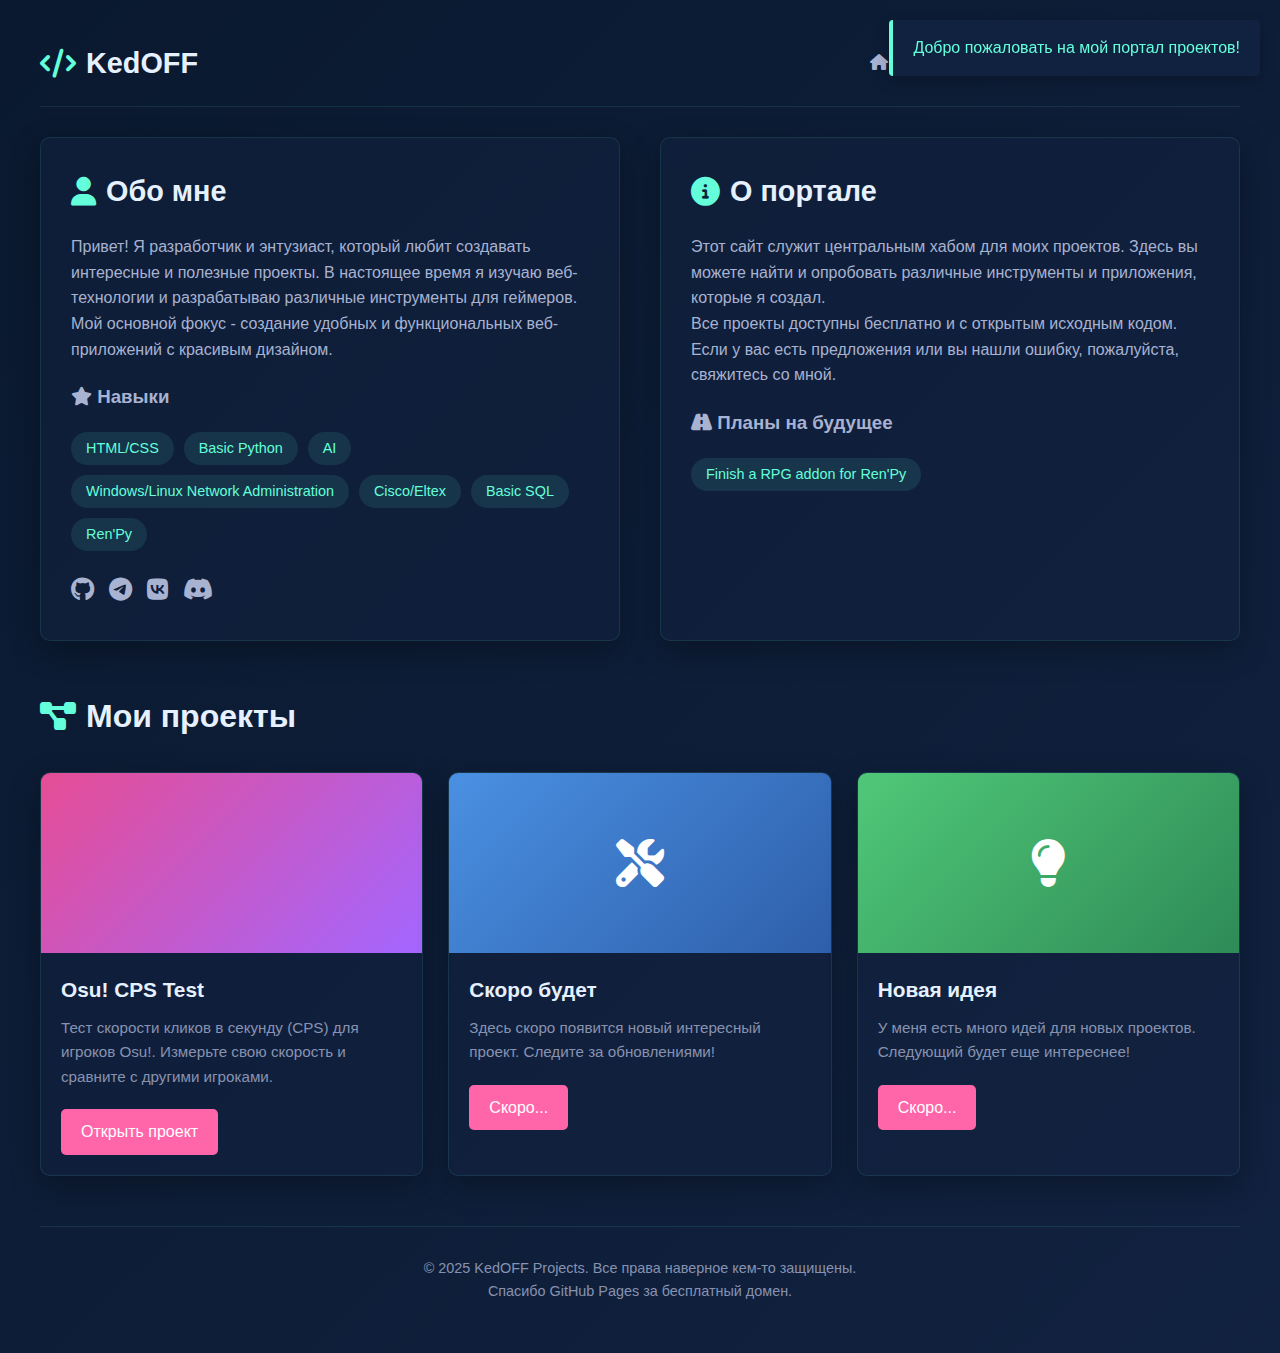
<file: index.html>
<!DOCTYPE html>
<html lang="ru">
<head>
    <meta charset="UTF-8">
    <meta name="viewport" content="width=device-width, initial-scale=1.0">
    <title>KedOFF Projects Portal</title>
    <link rel="stylesheet" href="https://cdnjs.cloudflare.com/ajax/libs/font-awesome/6.4.0/css/all.min.css">
    <style>
        :root {
            --dark-blue: #0a192f;
            --navy: #112240;
            --light-navy: #233554;
            --lightest-navy: #303C55;
            --slate: #8892b0;
            --light-slate: #a8b2d1;
            --lightest-slate: #ccd6f6;
            --white: #e6f1ff;
            --accent: #64ffda;
            --osu-pink: #ff66aa;
            --osu-dark-pink: #e64d95;
            --osu-purple: #a366ff;
        }

        * {
            margin: 0;
            padding: 0;
            box-sizing: border-box;
            font-family: 'Segoe UI', Tahoma, Geneva, Verdana, sans-serif;
        }

        body {
            background: linear-gradient(135deg, var(--dark-blue) 0%, var(--navy) 100%);
            color: var(--light-slate);
            min-height: 100vh;
            display: flex;
            flex-direction: column;
            padding: 20px;
            line-height: 1.6;
        }

        .container {
            max-width: 1200px;
            margin: 0 auto;
            width: 100%;
        }

        header {
            display: flex;
            justify-content: space-between;
            align-items: center;
            padding: 20px 0;
            margin-bottom: 30px;
            border-bottom: 1px solid rgba(100, 255, 218, 0.1);
        }

        .logo {
            font-size: 1.8rem;
            font-weight: bold;
            color: var(--white);
            display: flex;
            align-items: center;
        }

        .logo i {
            color: var(--accent);
            margin-right: 10px;
        }

        nav ul {
            display: flex;
            list-style: none;
            gap: 30px;
        }

        nav a {
            color: var(--light-slate);
            text-decoration: none;
            font-weight: 500;
            transition: all 0.3s ease;
            padding: 5px 10px;
            border-radius: 4px;
        }

        nav a:hover {
            color: var(--accent);
        }

        .hero {
            display: grid;
            grid-template-columns: 1fr 1fr;
            gap: 40px;
            margin-bottom: 50px;
        }

        @media (max-width: 900px) {
            .hero {
                grid-template-columns: 1fr;
            }
        }

        .about-card {
            background: rgba(17, 34, 64, 0.5);
            border-radius: 10px;
            padding: 30px;
            box-shadow: 0 10px 30px rgba(0, 0, 0, 0.3);
            border: 1px solid rgba(100, 255, 218, 0.1);
        }

        .about-card h2 {
            color: var(--white);
            margin-bottom: 20px;
            font-size: 1.8rem;
            display: flex;
            align-items: center;
        }

        .about-card h2 i {
            color: var(--accent);
            margin-right: 10px;
        }

        .about-content {
            margin-bottom: 20px;
        }

        .skills {
            display: flex;
            flex-wrap: wrap;
            gap: 10px;
            margin-top: 20px;
        }

        .skill-tag {
            background: rgba(100, 255, 218, 0.1);
            color: var(--accent);
            padding: 5px 15px;
            border-radius: 20px;
            font-size: 0.9rem;
        }

        .social-links {
            display: flex;
            gap: 15px;
            margin-top: 20px;
        }

        .social-links a {
            color: var(--light-slate);
            font-size: 1.5rem;
            transition: all 0.3s ease;
        }

        .social-links a:hover {
            color: var(--accent);
            transform: translateY(-3px);
        }

        .projects-section {
            margin-bottom: 50px;
        }

        .section-title {
            color: var(--white);
            margin-bottom: 30px;
            font-size: 2rem;
            display: flex;
            align-items: center;
        }

        .section-title i {
            color: var(--accent);
            margin-right: 10px;
        }

        .projects-grid {
            display: grid;
            grid-template-columns: repeat(auto-fill, minmax(300px, 1fr));
            gap: 25px;
        }

        .project-card {
            background: rgba(17, 34, 64, 0.5);
            border-radius: 10px;
            overflow: hidden;
            transition: all 0.3s ease;
            box-shadow: 0 10px 30px rgba(0, 0, 0, 0.3);
            border: 1px solid rgba(100, 255, 218, 0.1);
        }

        .project-card:hover {
            transform: translateY(-5px);
            box-shadow: 0 15px 35px rgba(0, 0, 0, 0.4);
        }

        .project-img {
            height: 180px;
            background: linear-gradient(135deg, var(--osu-dark-pink) 0%, var(--osu-purple) 100%);
            display: flex;
            align-items: center;
            justify-content: center;
            color: white;
            font-size: 3rem;
        }

        .project-content {
            padding: 20px;
        }

        .project-title {
            color: var(--white);
            margin-bottom: 10px;
            font-size: 1.3rem;
        }

        .project-desc {
            margin-bottom: 20px;
            font-size: 0.95rem;
            color: var(--slate);
        }

        .project-btn {
            display: inline-block;
            padding: 10px 20px;
            background: var(--osu-pink);
            color: white;
            text-decoration: none;
            border-radius: 5px;
            font-weight: 500;
            transition: all 0.3s ease;
        }

        .project-btn:hover {
            background: var(--osu-dark-pink);
            transform: translateY(-2px);
        }

        .back-btn {
            display: inline-flex;
            align-items: center;
            color: var(--accent);
            text-decoration: none;
            font-weight: 500;
            margin-top: 20px;
            transition: all 0.3s ease;
        }

        .back-btn i {
            margin-right: 8px;
        }

        .back-btn:hover {
            color: var(--white);
        }

        footer {
            text-align: center;
            margin-top: auto;
            padding: 30px 0;
            color: var(--slate);
            font-size: 0.9rem;
            border-top: 1px solid rgba(100, 255, 218, 0.1);
        }

        .notification {
            position: fixed;
            top: 20px;
            right: 20px;
            padding: 15px 20px;
            background: var(--navy);
            color: var(--accent);
            border-left: 4px solid var(--accent);
            border-radius: 4px;
            box-shadow: 0 5px 15px rgba(0, 0, 0, 0.2);
            transform: translateX(100%);
            transition: transform 0.3s ease;
            z-index: 1000;
        }
        
        .notification.show {
            transform: translateX(0);
        }
    </style>
</head>
<body>
    <div class="container">
        <header>
            <div class="logo">
                <i class="fas fa-code"></i>
                <span>KedOFF</span>
            </div>
            <nav>
                <ul>
                    <li><a href="#"><i class="fas fa-home"></i> Главная</a></li>
                    <li><a href="#"><i class="fas fa-project-diagram"></i> Проекты</a></li>
                    <li><a href="#"><i class="fas fa-envelope"></i> Контакты</a></li>
                </ul>
            </nav>
        </header>

        <section class="hero">
            <div class="about-card">
                <h2><i class="fas fa-user"></i> Обо мне</h2>
                <div class="about-content">
                    <p>Привет! Я разработчик и энтузиаст, который любит создавать интересные и полезные проекты. В настоящее время я изучаю веб-технологии и разрабатываю различные инструменты для геймеров.</p>
                    <p>Мой основной фокус - создание удобных и функциональных веб-приложений с красивым дизайном.</p>
                </div>
                <h3><i class="fas fa-star"></i> Навыки</h3>
                <div class="skills">
                    <span class="skill-tag">HTML/CSS</span>
                    <span class="skill-tag">Basic Python</span>
                    <span class="skill-tag">AI</span>
                    <span class="skill-tag">Windows/Linux Network Administration</span>
                    <span class="skill-tag">Cisco/Eltex</span>
                    <span class="skill-tag">Basic SQL</span>
                    <span class="skill-tag">Ren'Py</span>
                </div>
                <div class="social-links">
                    <a href="https://github.com/KedOFF" target="_blank"><i class="fab fa-github"></i></a>
                    <a href="#"><i class="fab fa-telegram"></i></a>
                    <a href="#"><i class="fab fa-vk"></i></a>
                    <a href="#"><i class="fab fa-discord"></i></a>
                </div>
            </div>

            <div class="about-card">
                <h2><i class="fas fa-info-circle"></i> О портале</h2>
                <div class="about-content">
                    <p>Этот сайт служит центральным хабом для моих проектов. Здесь вы можете найти и опробовать различные инструменты и приложения, которые я создал.</p>
                    <p>Все проекты доступны бесплатно и с открытым исходным кодом. Если у вас есть предложения или вы нашли ошибку, пожалуйста, свяжитесь со мной.</p>
                </div>
                <h3><i class="fas fa-road"></i> Планы на будущее</h3>
                <div class="skills">
                    <span class="skill-tag">Finish a RPG addon for Ren'Py</span>
                </div>
            </div>
        </section>

        <section class="projects-section">
            <h2 class="section-title"><i class="fas fa-project-diagram"></i> Мои проекты</h2>
            <div class="projects-grid">
                <div class="project-card">
                    <div class="project-img">
                        <i class="fab fa-osu"></i>
                    </div>
                    <div class="project-content">
                        <h3 class="project-title">Osu! CPS Test</h3>
                        <p class="project-desc">Тест скорости кликов в секунду (CPS) для игроков Osu!. Измерьте свою скорость и сравните с другими игроками.</p>
                        <a href="/osu cps test" class="project-btn">Открыть проект</a>
                    </div>
                </div>

                <div class="project-card">
                    <div class="project-img" style="background: linear-gradient(135deg, #4A90E2 0%, #2E5FAA 100%);">
                        <i class="fas fa-tools"></i>
                    </div>
                    <div class="project-content">
                        <h3 class="project-title">Скоро будет</h3>
                        <p class="project-desc">Здесь скоро появится новый интересный проект. Следите за обновлениями!</p>
                        <a href="#" class="project-btn">Скоро...</a>
                    </div>
                </div>

                <div class="project-card">
                    <div class="project-img" style="background: linear-gradient(135deg, #50C878 0%, #2E8B57 100%);">
                        <i class="fas fa-lightbulb"></i>
                    </div>
                    <div class="project-content">
                        <h3 class="project-title">Новая идея</h3>
                        <p class="project-desc">У меня есть много идей для новых проектов. Следующий будет еще интереснее!</p>
                        <a href="#" class="project-btn">Скоро...</a>
                    </div>
                </div>
            </div>
        </section>

        <footer>
            <p>© 2025 KedOFF Projects. Все права наверное кем-то защищены.</p>
            <p>Спасибо GitHub Pages за бесплатный домен.</p>
        </footer>
    </div>

    <div class="notification" id="notification">
        Добро пожаловать на мой портал проектов!
    </div>

    <script>
        // Показать уведомление при загрузке страницы
        document.addEventListener('DOMContentLoaded', function() {
            const notification = document.getElementById('notification');
            notification.classList.add('show');
            
            setTimeout(() => {
                notification.classList.remove('show');
            }, 3000);
        });
    </script>
</body>

</html>
</file>
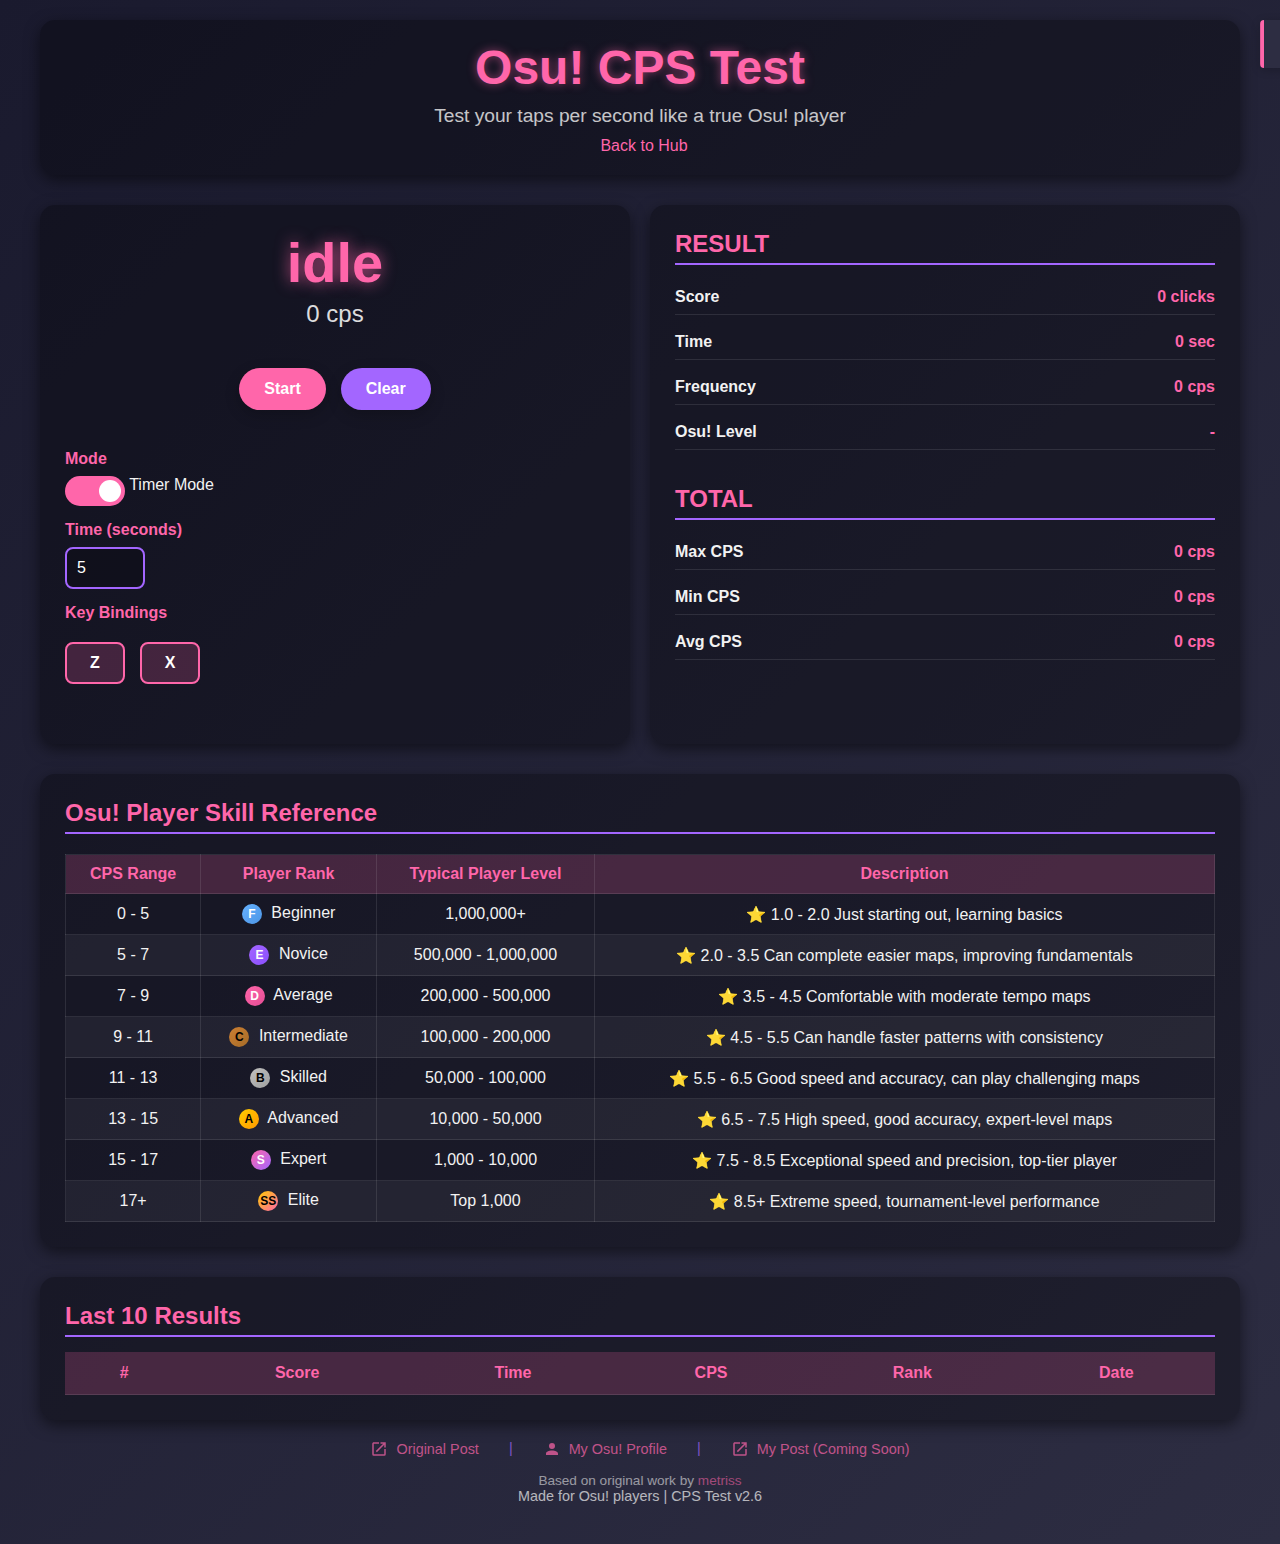
<file: osu cps test/index.html>
<!DOCTYPE html>
<html lang="en">
<head>
    <meta charset="UTF-8">
    <meta name="viewport" content="width=device-width, initial-scale=1.0">
    <title>Osu! CPS Test</title>
    <style>
        :root {
            --osu-pink: #ff66aa;
            --osu-dark-pink: #e64d95;
            --osu-purple: #a366ff;
            --osu-dark: #2d2d42;
            --osu-darker: #1a1a2e;
            --osu-light: #f2f2f2;
        }

        * {
            margin: 0;
            padding: 0;
            box-sizing: border-box;
            font-family: 'Segoe UI', Tahoma, Geneva, Verdana, sans-serif;
        }

        body {
            background: linear-gradient(135deg, var(--osu-darker) 0%, var(--osu-dark) 100%);
            color: var(--osu-light);
            min-height: 100vh;
            display: flex;
            flex-direction: column;
            padding: 20px;
        }

        .container {
            max-width: 1200px;
            margin: 0 auto;
            width: 100%;
        }

        header {
            text-align: center;
            margin-bottom: 30px;
            padding: 20px;
            background: rgba(0, 0, 0, 0.3);
            border-radius: 15px;
            box-shadow: 0 5px 15px rgba(0, 0, 0, 0.5);
        }

        h1 {
            font-size: 3rem;
            margin-bottom: 10px;
            color: var(--osu-pink);
            text-shadow: 0 0 10px rgba(255, 102, 170, 0.5);
        }

        .subtitle {
            font-size: 1.2rem;
            color: var(--osu-light);
            opacity: 0.8;
        }

        .main-content {
            display: grid;
            grid-template-columns: 1fr 1fr;
            gap: 20px;
            margin-bottom: 30px;
        }

        @media (max-width: 900px) {
            .main-content {
                grid-template-columns: 1fr;
            }
        }

        .panel {
            background: rgba(0, 0, 0, 0.3);
            border-radius: 15px;
            padding: 25px;
            box-shadow: 0 5px 15px rgba(0, 0, 0, 0.5);
        }

        .control-panel {
            display: flex;
            flex-direction: column;
        }

        .counter {
            text-align: center;
            margin-bottom: 20px;
        }

        #counter {
            font-size: 3.5rem;
            font-weight: bold;
            color: var(--osu-pink);
            text-shadow: 0 0 15px rgba(255, 102, 170, 0.7);
            margin-bottom: 5px;
            transition: all 0.2s ease;
        }

        #cps-counter {
            font-size: 1.5rem;
            opacity: 0.9;
            transition: all 0.3s ease;
        }

        .controls {
            display: flex;
            gap: 15px;
            justify-content: center;
            margin: 20px 0;
        }

        .btn {
            padding: 12px 25px;
            border: none;
            border-radius: 50px;
            font-size: 1rem;
            font-weight: bold;
            cursor: pointer;
            transition: all 0.2s ease;
            box-shadow: 0 5px 15px rgba(0, 0, 0, 0.2);
        }

        .btn-primary {
            background: var(--osu-pink);
            color: white;
        }

        .btn-primary:hover {
            background: var(--osu-dark-pink);
            transform: translateY(-2px);
        }

        .btn-secondary {
            background: var(--osu-purple);
            color: white;
        }

        .btn-secondary:hover {
            background: #8a4fff;
            transform: translateY(-2px);
        }

        .settings {
            margin: 20px 0;
        }

        .setting-group {
            margin-bottom: 15px;
        }

        .setting-label {
            display: block;
            margin-bottom: 8px;
            font-weight: bold;
            color: var(--osu-pink);
        }

        .switch {
            position: relative;
            display: inline-block;
            width: 60px;
            height: 30px;
        }

        .switch input {
            opacity: 0;
            width: 0;
            height: 0;
        }

        .slider {
            position: absolute;
            cursor: pointer;
            top: 0;
            left: 0;
            right: 0;
            bottom: 0;
            background-color: #333;
            transition: .4s;
            border-radius: 34px;
        }

        .slider:before {
            position: absolute;
            content: "";
            height: 22px;
            width: 22px;
            left: 4px;
            bottom: 4px;
            background-color: white;
            transition: .4s;
            border-radius: 50%;
        }

        input:checked + .slider {
            background-color: var(--osu-pink);
        }

        input:checked + .slider:before {
            transform: translateX(30px);
        }

        .input-group {
            display: flex;
            align-items: center;
            gap: 10px;
        }

        .number-input {
            width: 80px;
            padding: 10px;
            border-radius: 8px;
            border: 2px solid var(--osu-purple);
            background: rgba(0, 0, 0, 0.2);
            color: white;
            font-size: 1rem;
        }

        .key-binds {
            display: flex;
            gap: 15px;
            margin-top: 20px;
        }

        .key-btn {
            padding: 10px 15px;
            background: rgba(255, 102, 170, 0.2);
            border: 2px solid var(--osu-pink);
            border-radius: 8px;
            color: white;
            font-weight: bold;
            cursor: pointer;
            transition: all 0.2s ease;
            min-width: 60px;
            text-align: center;
        }

        .key-btn:hover {
            background: rgba(255, 102, 170, 0.3);
        }

        .key-btn.active {
            background: var(--osu-pink);
            box-shadow: 0 0 15px rgba(255, 102, 170, 0.5);
        }

        .key-btn.rebinding {
            animation: rebind-pulse 1s infinite;
        }

        @keyframes rebind-pulse {
            0% { background-color: rgba(255, 102, 170, 0.2); }
            50% { background-color: rgba(255, 102, 170, 0.8); }
            100% { background-color: rgba(255, 102, 170, 0.2); }
        }

        .stats-panel {
            display: flex;
            flex-direction: column;
        }

        .stat-section {
            margin-bottom: 25px;
        }

        .stat-title {
            color: var(--osu-pink);
            font-size: 1.5rem;
            margin-bottom: 15px;
            padding-bottom: 5px;
            border-bottom: 2px solid var(--osu-purple);
        }

        .stat-item {
            display: flex;
            justify-content: space-between;
            margin-bottom: 10px;
            padding: 8px 0;
            border-bottom: 1px solid rgba(255, 255, 255, 0.1);
        }

        .stat-label {
            font-weight: bold;
        }

        .stat-value {
            color: var(--osu-pink);
            font-weight: bold;
        }

        .history-panel {
            margin-top: 30px;
            background: rgba(0, 0, 0, 0.3);
            border-radius: 15px;
            padding: 25px;
            box-shadow: 0 5px 15px rgba(0, 0, 0, 0.5);
        }

        .history-table {
            width: 100%;
            border-collapse: collapse;
            margin-top: 15px;
        }

        .history-table th,
        .history-table td {
            padding: 12px 15px;
            text-align: center;
            border-bottom: 1px solid rgba(255, 255, 255, 0.1);
        }

        .history-table th {
            background: rgba(255, 102, 170, 0.2);
            color: var(--osu-pink);
            font-weight: bold;
        }

        .history-table tr:hover {
            background: rgba(255, 102, 170, 0.1);
        }

        footer {
            text-align: center;
            margin-top: auto;
            padding: 20px;
            opacity: 0.7;
            font-size: 0.9rem;
        }

        .pulse {
            animation: pulse 0.5s;
        }

        @keyframes pulse {
            0% { transform: scale(1); }
            50% { transform: scale(1.05); }
            100% { transform: scale(1); }
        }
        
        .notification {
            position: fixed;
            top: 20px;
            right: 20px;
            padding: 15px;
            background: var(--osu-dark);
            border-left: 4px solid var(--osu-pink);
            border-radius: 4px;
            box-shadow: 0 2px 10px rgba(0, 0, 0, 0.2);
            transform: translateX(100%);
            transition: transform 0.3s ease;
            z-index: 1000;
        }
        
        .notification.show {
            transform: translateX(0);
        }
        
        .reference-table {
            width: 100%;
            border-collapse: collapse;
            margin-top: 20px;
        }
        
        .reference-table th, 
        .reference-table td {
            padding: 10px;
            text-align: center;
            border: 1px solid rgba(255, 255, 255, 0.1);
        }
        
        .reference-table th {
            background: rgba(255, 102, 170, 0.2);
            color: var(--osu-pink);
        }
        
        .reference-table tr:nth-child(even) {
            background: rgba(255, 255, 255, 0.05);
        }
        
        .reference-table tr:hover {
            background: rgba(255, 102, 170, 0.1);
        }
        
        .current-level {
            background: rgba(255, 102, 170, 0.3) !important;
            font-weight: bold;
        }
        
        .rank-badge {
            display: inline-block;
            width: 20px;
            height: 20px;
            border-radius: 50%;
            margin-right: 5px;
            text-align: center;
            line-height: 20px;
            font-size: 12px;
            font-weight: bold;
        }
        
        .rank-1 { background: linear-gradient(135deg, #ffcc00, #ff9900); color: #000; }
        .rank-2 { background: linear-gradient(135deg, #c0c0c0, #a0a0a0); color: #000; }
        .rank-3 { background: linear-gradient(135deg, #cd7f32, #a56c28); color: #000; }
        .rank-4 { background: linear-gradient(135deg, #ff66aa, #e64d95); color: #fff; }
        .rank-5 { background: linear-gradient(135deg, #a366ff, #8a4fff); color: #fff; }
        .rank-6 { background: linear-gradient(135deg, #66b2ff, #4d95e6); color: #fff; }
        
        .footer-links {
            display: flex;
            justify-content: center;
            gap: 20px;
            margin-bottom: 15px;
            flex-wrap: wrap;
        }
        
        .footer-link {
            display: flex;
            align-items: center;
            color: var(--osu-pink);
            text-decoration: none;
            transition: all 0.2s ease;
        }
        
        .footer-link:hover {
            color: var(--osu-light);
            transform: translateY(-2px);
        }
        
        .footer-link-icon {
            margin-right: 8px;
            width: 18px;
            height: 18px;
        }
        
        .footer-separator {
            margin: 0 10px;
            color: var(--osu-purple);
        }
        
        .footer-credits {
            margin-top: 10px;
            font-size: 0.85rem;
            opacity: 0.8;
        }

        /* Новые анимации для индикатора CPS */
        @keyframes idle-sway {
            0% { transform: translateX(0) scale(1); }
            25% { transform: translateX(-2px) scale(1.01); }
            50% { transform: translateX(2px) scale(1); }
            75% { transform: translateX(-1px) scale(1.01); }
            100% { transform: translateX(0) scale(1); }
        }

        .idle-animation {
            animation: idle-sway 3s infinite ease-in-out;
        }

        .cps-indicator {
            transition: all 0.3s ease;
        }

        .back-btn {
            display: inline-flex;
            align-items: center;
            color: var(--osu-pink);
            text-decoration: none;
            font-weight: 500;
            margin-top: 10px;
            transition: all 0.2s ease;
        }

        .back-btn i {
            margin-right: 8px;
        }

        .back-btn:hover {
            color: var(--osu-dark-pink);
            transform: translateX(0px);
        }
    </style>
</head>
<body>
    <div class="container">
        <header>
            <h1>Osu! CPS Test</h1>
            <p class="subtitle">Test your taps per second like a true Osu! player</p>
<a href="/" class="back-btn">
    <i class="fas fa-arrow-left"></i> Back to Hub
</a>
        </header>
        <div class="main-content">
            <div class="panel control-panel">
                <div class="counter">
                    <div id="counter" class="idle-animation">idle</div>
                    <div id="cps-counter" class="cps-indicator">0 cps</div>
                </div>

                <div class="controls">
                    <button id="start-button" class="btn btn-primary">Start</button>
                    <button id="clear-button" class="btn btn-secondary">Clear</button>
                </div>

                <div class="settings">
                    <div class="setting-group">
                        <span class="setting-label">Mode</span>
                        <label class="switch">
                            <input id="mode-switch" type="checkbox" checked>
                            <span class="slider"></span>
                        </label>
                        <span id="mode-label">Timer Mode</span>
                    </div>

                    <div class="setting-group" id="timer-set">
                        <span class="setting-label">Time (seconds)</span>
                        <div class="input-group">
                            <input id="time-control" type="number" min="1" max="3600" class="number-input" value="5">
                        </div>
                    </div>

                    <div class="setting-group" id="clicks-set" style="display: none;">
                        <span class="setting-label">Clicks</span>
                        <div class="input-group">
                            <input id="clicks-control" type="number" min="1" max="9999" class="number-input" value="20">
                        </div>
                    </div>

                    <div class="setting-group">
                        <span class="setting-label">Key Bindings</span>
                        <div class="key-binds">
                            <div id="key1" class="key-btn" title="Click to rebind">Z</div>
                            <div id="key2" class="key-btn" title="Click to rebind">X</div>
                        </div>
                    </div>
                </div>
            </div>

            <div class="panel stats-panel">
                <div class="stat-section">
                    <h3 class="stat-title">RESULT</h3>
                    <div class="stat-item">
                        <span class="stat-label">Score</span>
                        <span id="score" class="stat-value">0 clicks</span>
                    </div>
                    <div class="stat-item">
                        <span class="stat-label">Time</span>
                        <span id="time" class="stat-value">0 sec</span>
                    </div>
                    <div class="stat-item">
                        <span class="stat-label">Frequency</span>
                        <span id="freq" class="stat-value">0 cps</span>
                    </div>
                    <div class="stat-item">
                        <span class="stat-label">Osu! Level</span>
                        <span id="level" class="stat-value">-</span>
                    </div>
                </div>

                <div class="stat-section">
                    <h3 class="stat-title">TOTAL</h3>
                    <div class="stat-item">
                        <span class="stat-label">Max CPS</span>
                        <span id="max" class="stat-value">0 cps</span>
                    </div>
                    <div class="stat-item">
                        <span class="stat-label">Min CPS</span>
                        <span id="min" class="stat-value">0 cps</span>
                    </div>
                    <div class="stat-item">
                        <span class="stat-label">Avg CPS</span>
                        <span id="avg" class="stat-value">0 cps</span>
                    </div>
                </div>
            </div>
        </div>

        <div class="panel">
            <h3 class="stat-title">Osu! Player Skill Reference</h3>
            <table class="reference-table">
                <thead>
                    <tr>
                        <th>CPS Range</th>
                        <th>Player Rank</th>
                        <th>Typical Player Level</th>
                        <th>Description</th>
                    </tr>
                </thead>
                <tbody id="reference-body">
                    <tr>
                        <td>0 - 5</td>
                        <td><span class="rank-badge rank-6">F</span> Beginner</td>
                        <td>1,000,000+</td>
                        <td>⭐ 1.0 - 2.0 Just starting out, learning basics</td>
                    </tr>
                    <tr>
                        <td>5 - 7</td>
                        <td><span class="rank-badge rank-5">E</span> Novice</td>
                        <td>500,000 - 1,000,000</td>
                        <td>⭐ 2.0 - 3.5 Can complete easier maps, improving fundamentals</td>
                    </tr>
                    <tr>
                        <td>7 - 9</td>
                        <td><span class="rank-badge rank-4">D</span> Average</td>
                        <td>200,000 - 500,000 </td>
                        <td>⭐ 3.5 - 4.5 Comfortable with moderate tempo maps</td>
                    </tr>
                    <tr>
                        <td>9 - 11</td>
                        <td><span class="rank-badge rank-3">C</span> Intermediate</td>
                        <td>100,000 - 200,000</td>
                        <td>⭐ 4.5 - 5.5 Can handle faster patterns with consistency</td>
                    </tr>
                    <tr>
                        <td>11 - 13</td>
                        <td><span class="rank-badge rank-2">B</span> Skilled</td>
                        <td>50,000 - 100,000</td>
                        <td>⭐ 5.5 - 6.5 Good speed and accuracy, can play challenging maps</td>
                    </tr>
                    <tr>
                        <td>13 - 15</td>
                        <td><span class="rank-badge rank-1">A</span> Advanced</td>
                        <td>10,000 - 50,000</td>
                        <td>⭐ 6.5 - 7.5 High speed, good accuracy, expert-level maps</td>
                    </tr>
                    <tr>
                        <td>15 - 17</td>
                        <td><span class="rank-badge" style="background:linear-gradient(135deg, #ff66aa, #a366ff); color:#fff">S</span> Expert</td>
                        <td>1,000 - 10,000</td>
                        <td>⭐ 7.5 - 8.5 Exceptional speed and precision, top-tier player</td>
                    </tr>
                    <tr>
                        <td>17+</td>
                        <td><span class="rank-badge" style="background:linear-gradient(135deg, #ffcc00, #ff66aa); color:#000">SS</span> Elite</td>
                        <td>Top 1,000</td>
                        <td>⭐ 8.5+ Extreme speed, tournament-level performance</td>
                    </tr>
                </tbody>
            </table>
        </div>

        <div class="history-panel">
            <h3 class="stat-title">Last 10 Results</h3>
            <table class="history-table">
                <thead>
                    <tr>
                        <th>#</th>
                        <th>Score</th>
                        <th>Time</th>
                        <th>CPS</th>
                        <th>Rank</th>
                        <th>Date</th>
                    </tr>
                </thead>
                <tbody id="history-body">
                    <!-- Results will be added here dynamically -->
                </tbody>
            </table>
        </div>

        <footer>
            <div class="footer-links">
                <a href="https://osu.ppy.sh/community/forums/topics/1051329?n=1" class="footer-link" target="_blank">
                    <svg class="footer-link-icon" viewBox="0 0 24 24" fill="currentColor">
                        <path d="M14,3V5H17.59L7.76,14.83L9.17,16.24L19,6.41V10H21V3M19,19H5V5H12V3H5C3.89,3 3,3.9 3,5V19A2,2 0 0,0 5,21H19A2,2 0 0,0 21,19V12H19V19Z" />
                    </svg>
                    Original Post
                </a>
                
                <span class="footer-separator">|</span>
                
                <a href="https://osu.ppy.sh/users/9332747" class="footer-link" target="_blank">
                    <svg class="footer-link-icon" viewBox="0 0 24 24" fill="currentColor">
                        <path d="M12,4A4,4 0 0,1 16,8A4,4 0 0,1 12,12A4,4 0 0,1 8,8A4,4 0 0,1 12,4M12,14C16.42,14 20,15.79 20,18V20H4V18C4,15.79 7.58,14 12,14Z" />
                    </svg>
                    My Osu! Profile
                </a>
                
                <span class="footer-separator">|</span>
                
                <a href="#" class="footer-link">
                    <svg class="footer-link-icon" viewBox="0 0 24 24" fill="currentColor">
                        <path d="M14,3V5H17.59L7.76,14.83L9.17,16.24L19,6.41V10H21V3M19,19H5V5H12V3H5C3.89,3 3,3.9 3,5V19A2,2 0 0,0 5,21H19A2,2 0 0,0 21,19V12H19V19Z" />
                    </svg>
                    My Post (Coming Soon)
                </a>
            </div>
            
            <div class="footer-credits">
                <p>Based on original work by <a href="https://vk.com/metriss" class="footer-link" target="_blank" style="display: inline; color: var(--osu-pink);">metriss</a></p>
            </div>
            
            <p>Made for Osu! players | CPS Test v2.6</p>
        </footer>
    </div>

    <div class="notification" id="notification">
        Key binding updated successfully!
    </div>

    <script>
        // Game state variables
        let mode = 0;
        let timerMode = true;
        let clicks = 0;
        let sclicks = 0;
        let timerTime = 5;
        let streamClicks = 20;
        let clicksLeft = streamClicks;
        let passed = 0;
        let streamStart = 0;
        let freqs = [];
        let bindNum = 0;
        let countdown, finish;
        let history = [];
        let lastClickTime = 0;
        let currentCps = 0;

        // DOM elements
        const counter = document.getElementById("counter");
        const cpsCounter = document.getElementById("cps-counter");
        const startButton = document.getElementById("start-button");
        const clearButton = document.getElementById("clear-button");
        const scoreMetric = document.getElementById("score");
        const timeMetric = document.getElementById("time");
        const freqMetric = document.getElementById("freq");
        const levelMetric = document.getElementById("level");
        const maxMetric = document.getElementById("max");
        const minMetric = document.getElementById("min");
        const avgMetric = document.getElementById("avg");
        const timerSet = document.getElementById("timer-set");
        const clicksSet = document.getElementById("clicks-set");
        const modeSwitch = document.getElementById("mode-switch");
        const modeLabel = document.getElementById("mode-label");
        const key1 = document.getElementById("key1");
        const key2 = document.getElementById("key2");
        const historyBody = document.getElementById("history-body");
        const timeControl = document.getElementById("time-control");
        const clicksControl = document.getElementById("clicks-control");
        const notification = document.getElementById("notification");
        const referenceBody = document.getElementById("reference-body");

        // Key bindings
        let binds = {
            1: 'KeyZ',
            2: 'KeyX'
        };

        // Player skill levels based on realistic Osu! rankings
        const skillLevels = [
            { min: 0, max: 5, rank: "F", name: "Beginner", stars: "⭐ 1.0 - 2.0", desc: "Just starting out, learning basics" },
            { min: 5, max: 7, rank: "E", name: "Novice", stars: "⭐ 2.0 - 3.5", desc: "Can complete easier maps, improving fundamentals" },
            { min: 7, max: 9, rank: "D", name: "Average", stars: "⭐ 3.5 - 4.5", desc: "Comfortable with moderate tempo maps" },
            { min: 9, max: 11, rank: "C", name: "Intermediate", stars: "⭐ 4.5 - 5.5", desc: "Can handle faster patterns with consistency" },
            { min: 11, max: 13, rank: "B", name: "Skilled", stars: "⭐ 5.5 - 6.5", desc: "Good speed and accuracy, can play challenging maps" },
            { min: 13, max: 15, rank: "A", name: "Advanced", stars: "⭐ 6.5 - 7.5", desc: "High speed, good accuracy, expert-level maps" },
            { min: 15, max: 17, rank: "S", name: "Expert", stars: "⭐ 7.5 - 8.5", desc: "Exceptional speed and precision, top-tier player" },
            { min: 17, max: 999, rank: "SS", name: "Elite", stars: "⭐ 8.5+", desc: "Extreme speed, tournament-level performance" }
        ];

        // Get skill level based on CPS
        function getSkillLevel(cps) {
            for (const level of skillLevels) {
                if (cps >= level.min && cps < level.max) {
                    return level;
                }
            }
            return skillLevels[skillLevels.length - 1];
        }

        // Update reference table highlighting
        function updateReferenceTable(cps) {
            const rows = referenceBody.querySelectorAll('tr');
            rows.forEach((row, index) => {
                const level = skillLevels[index];
                if (cps >= level.min && cps < level.max) {
                    row.classList.add('current-level');
                } else {
                    row.classList.remove('current-level');
                }
            });
        }

        // Get color based on CPS value
        function getColorForCps(cps) {
            if (cps < 5) return '#4CAF50'; // Green
            if (cps < 10) return '#FFC107'; // Yellow
            if (cps < 15) return '#FF9800'; // Orange
            if (cps < 20) return '#F44336'; // Red
            return '#9C27B0'; // Purple for extreme speeds
        }

        // Update CPS indicator appearance
        function updateCpsIndicator(cps) {
            const color = getColorForCps(cps);
            cpsCounter.style.color = color;
            cpsCounter.style.textShadow = `0 0 10px ${color}40`;
            
            // Scale based on CPS (up to 1.5x for very high CPS)
            const scale = 1 + Math.min(cps * 0.03, 0.5);
            cpsCounter.style.transform = `scale(${scale})`;
        }

        // Show notification
        function showNotification(message) {
            notification.textContent = message;
            notification.classList.add('show');
            setTimeout(() => {
                notification.classList.remove('show');
            }, 2000);
        }

        // Load history from localStorage
        function loadHistory() {
            const savedHistory = localStorage.getItem('tpsHistory');
            if (savedHistory) {
                history = JSON.parse(savedHistory);
                updateHistoryTable();
            }
        }

        // Save history to localStorage
        function saveHistory() {
            localStorage.setItem('tpsHistory', JSON.stringify(history));
        }

        // Update history table (new results on top)
        function updateHistoryTable() {
            historyBody.innerHTML = '';
            
            // Show only last 10 results, with newest first
            const displayHistory = history.slice(-10).reverse();
            
            displayHistory.forEach((item, index) => {
                const row = document.createElement('tr');
                row.innerHTML = `
                    <td>${displayHistory.length - index}</td>
                    <td>${item.score} clicks</td>
                    <td>${item.time} sec</td>
                    <td>${item.cps} cps</td>
                    <td>${item.rank}</td>
                    <td>${new Date(item.date).toLocaleTimeString()}</td>
                `;
                historyBody.appendChild(row);
            });
        }

        // Add result to history
        function addToHistory(score, time, cps, rank) {
            history.push({
                score,
                time,
                cps,
                rank,
                date: new Date().toISOString()
            });
            
            // Keep only last 10 results
            if (history.length > 10) {
                history = history.slice(-10);
            }
            
            saveHistory();
            updateHistoryTable();
        }

        // Calculate max, min, average
        function maxMinAvg(arr) {
            if (arr.length === 0) return [0, 0, 0];
            
            let max = arr[0];
            let min = arr[0];
            let sum = arr[0];
            
            for (let i = 1; i < arr.length; i++) {
                if (arr[i] > max) max = arr[i];
                if (arr[i] < min) min = arr[i];
                sum += arr[i];
            }
            
            return [max, min, sum / arr.length];
        }

        // Switch between timer and clicks mode
        function switchMode() {
            timerMode = modeSwitch.checked;
            
            if (timerMode) {
                timerSet.style.display = 'block';
                clicksSet.style.display = 'none';
                modeLabel.textContent = 'Timer Mode';
            } else {
                timerSet.style.display = 'none';
                clicksSet.style.display = 'block';
                modeLabel.textContent = 'Clicks Mode';
            }
        }

        // Clear results
        function clearResults(clearGlobal) {
            scoreMetric.textContent = '0 clicks';
            timeMetric.textContent = '0 sec';
            freqMetric.textContent = '0 cps';
            levelMetric.textContent = '-';
            
            // Reset CPS indicator
            cpsCounter.textContent = '0 cps';
            cpsCounter.style.color = '';
            cpsCounter.style.textShadow = '';
            cpsCounter.style.transform = '';
            
            // Reset reference table highlighting
            const rows = referenceBody.querySelectorAll('tr');
            rows.forEach(row => row.classList.remove('current-level'));
            
            if (clearGlobal) {
                freqs = [];
                maxMetric.textContent = '0 cps';
                minMetric.textContent = '0 cps';
                avgMetric.textContent = '0 cps';
                history = [];
                saveHistory();
                updateHistoryTable();
            }
        }

        // Update time setting
        function updateTime() {
            const value = parseInt(timeControl.value);
            if (value > 0 && value <= 3600) {
                timerTime = value;
            } else if (value <= 0) {
                timerTime = 1;
                timeControl.value = 1;
            } else if (value > 3600) {
                timerTime = 3600;
                timeControl.value = 3600;
            }
        }

        // Update clicks setting
        function updateClicks() {
            const value = parseInt(clicksControl.value);
            if (value > 0 && value <= 9999) {
                streamClicks = value;
            } else if (value <= 0) {
                streamClicks = 1;
                clicksControl.value = 1;
            } else if (value > 9999) {
                streamClicks = 9999;
                clicksControl.value = 9999;
            }
        }

        // Key binding change
        function changeBinding(e) {
            e.preventDefault();
            if (bindNum && e.code) {
                binds[bindNum] = e.code;
                
                const keyName = e.code.startsWith('Key') ? e.code.substring(3) : e.code;
                
                if (bindNum === 1) {
                    key1.textContent = keyName;
                    key1.classList.remove('rebinding');
                    showNotification("Primary key bound to: " + keyName);
                } else {
                    key2.textContent = keyName;
                    key2.classList.remove('rebinding');
                    showNotification("Secondary key bound to: " + keyName);
                }
                
                document.removeEventListener('keydown', changeBinding);
                bindNum = 0;
            }
        }

        // Initiate key rebinding
        function rebind(keyNum) {
            if (!mode && !bindNum) {
                bindNum = keyNum;
                
                if (keyNum === 1) {
                    key1.textContent = 'Press any key';
                    key1.classList.add('rebinding');
                } else {
                    key2.textContent = 'Press any key';
                    key2.classList.add('rebinding');
                }
                
                document.addEventListener('keydown', changeBinding);
            }
        }

        // Handle key press
        function handleKeyPress(e) {
            if (timerMode) {
                if (e.code === binds[1] || e.code === binds[2]) {
                    clicks++;
                    sclicks++;
                    scoreMetric.textContent = `${clicks} clicks`;
                    
                    // Calculate current CPS for visual feedback
                    const now = Date.now();
                    const elapsed = (now - streamStart) / 1000;
                    currentCps = elapsed > 0 ? (clicks / elapsed) : clicks;
                    
                    // Update CPS indicator
                    cpsCounter.textContent = `${currentCps.toFixed(1)} cps`;
                    updateCpsIndicator(currentCps);
                    
                    // Add visual feedback to keys
                    if (e.code === binds[1]) {
                        key1.classList.add('active');
                    } else {
                        key2.classList.add('active');
                    }
                }
            } else {
                if (e.code === binds[1] || e.code === binds[2]) {
                    clicks++;
                    clicksLeft--;
                    scoreMetric.textContent = `${clicks} clicks`;
                    counter.textContent = `${clicksLeft} left`;
                    
                    const cps = (clicks / ((Date.now() - streamStart) / 1000)).toFixed(1);
                    currentCps = parseFloat(cps);
                    cpsCounter.textContent = `${cps} cps`;
                    
                    // Update CPS indicator
                    updateCpsIndicator(currentCps);
                    
                    // Add visual feedback
                    if (e.code === binds[1]) {
                        key1.classList.add('active');
                    } else {
                        key2.classList.add('active');
                    }
                    
                    if (clicksLeft <= 0) {
                        stopTracking();
                    }
                }
            }
        }

        // Handle key release
        function handleKeyRelease(e) {
            if (e.code === binds[1]) {
                key1.classList.remove('active');
            } else if (e.code === binds[2]) {
                key2.classList.remove('active');
            }
        }

        // Stop tracking
        function stopTracking() {
            if (mode) {
                const streamEnd = Date.now();
                
                if (timerMode) {
                    clearInterval(countdown);
                    clearTimeout(finish);
                }
                
                document.removeEventListener('keydown', handleKeyPress);
                document.removeEventListener('keyup', handleKeyRelease);
                
                // Calculate results
                let resultTime, resultCps, resultLevel;
                
                if (timerMode) {
                    resultTime = passed;
                    resultCps = resultTime > 0 ? (clicks / resultTime).toFixed(1) : clicks;
                    resultLevel = getSkillLevel(resultCps);
                } else {
                    resultTime = ((streamEnd - streamStart) / 1000).toFixed(1);
                    resultCps = resultTime > 0 ? (clicks / resultTime).toFixed(1) : 0;
                    resultLevel = getSkillLevel(resultCps);
                }
                
                // Update metrics
                timeMetric.textContent = `${resultTime} sec`;
                freqMetric.textContent = `${resultCps} cps`;
                levelMetric.textContent = `${resultLevel.rank} - ${resultLevel.name}`;
                
                // Update reference table
                updateReferenceTable(parseFloat(resultCps));
                
                // Add to history
                addToHistory(clicks, resultTime, resultCps, resultLevel.rank);
                
                // Update global stats if we have valid results
                if (clicks > 0) {
                    freqs.push(parseFloat(resultCps));
                    
                    const [maxCps, minCps, avgCps] = maxMinAvg(freqs);
                    
                    maxMetric.textContent = `${maxCps.toFixed(1)} cps`;
                    minMetric.textContent = `${minCps.toFixed(1)} cps`;
                    avgMetric.textContent = `${avgCps.toFixed(1)} cps`;
                }
                
                // Reset state
                clicks = 0;
                passed = 0;
                currentCps = 0;
                counter.textContent = 'idle';
                counter.classList.add('idle-animation');
                cpsCounter.textContent = '0 cps';
                cpsCounter.style.color = '';
                cpsCounter.style.textShadow = '';
                cpsCounter.style.transform = '';
                startButton.textContent = 'Start';
                startButton.classList.remove('btn-secondary');
                startButton.classList.add('btn-primary');
                mode = 0;
            }
        }

        // Start tracking
        function startTracking() {
            if (!mode && !bindNum) {
                // Update settings from inputs
                updateTime();
                updateClicks();
                
                clearResults(false);
                mode = 1;
                counter.classList.remove('idle-animation');
                
                if (timerMode) {
                    document.addEventListener('keydown', handleKeyPress);
                    document.addEventListener('keyup', handleKeyRelease);
                    
                    counter.textContent = `${timerTime} sec`;
                    startButton.textContent = 'Stop';
                    startButton.classList.remove('btn-primary');
                    startButton.classList.add('btn-secondary');
                    
                    let timeLeft = timerTime;
                    passed = 0;
                    streamStart = Date.now();
                    
                    countdown = setInterval(() => {
                        timeLeft--;
                        passed = timerTime - timeLeft;
                        
                        timeMetric.textContent = `${passed} sec`;
                        cpsCounter.textContent = `${sclicks} cps`;
                        updateCpsIndicator(sclicks);
                        sclicks = 0;
                        
                        counter.textContent = `${timeLeft} sec`;
                        
                        if (timeLeft <= 0) {
                            clearInterval(countdown);
                        }
                    }, 1000);
                    
                    finish = setTimeout(stopTracking, timerTime * 1000);
                } else {
                    document.addEventListener('keydown', handleKeyPress);
                    document.addEventListener('keyup', handleKeyRelease);
                    
                    streamStart = Date.now();
                    clicksLeft = streamClicks;
                    
                    counter.textContent = `${clicksLeft} left`;
                    startButton.textContent = 'Stop';
                    startButton.classList.remove('btn-primary');
                    startButton.classList.add('btn-secondary');
                }
            } else {
                stopTracking();
            }
        }

        // Initialize the application
        function init() {
            // Load history
            loadHistory();
            
            // Set up event listeners
            startButton.addEventListener('click', startTracking);
            clearButton.addEventListener('click', () => clearResults(true));
            
            modeSwitch.addEventListener('change', switchMode);
            switchMode(); // Initialize mode
            
            timeControl.addEventListener('change', updateTime);
            timeControl.addEventListener('input', updateTime);
            
            clicksControl.addEventListener('change', updateClicks);
            clicksControl.addEventListener('input', updateClicks);
            
            key1.addEventListener('click', () => rebind(1));
            key2.addEventListener('click', () => rebind(2));
            
            // Initialize values
            updateTime();
            updateClicks();
        }

        // Start the application when the page loads
        window.addEventListener('load', init);
    </script>
</body>
</html>
</file>
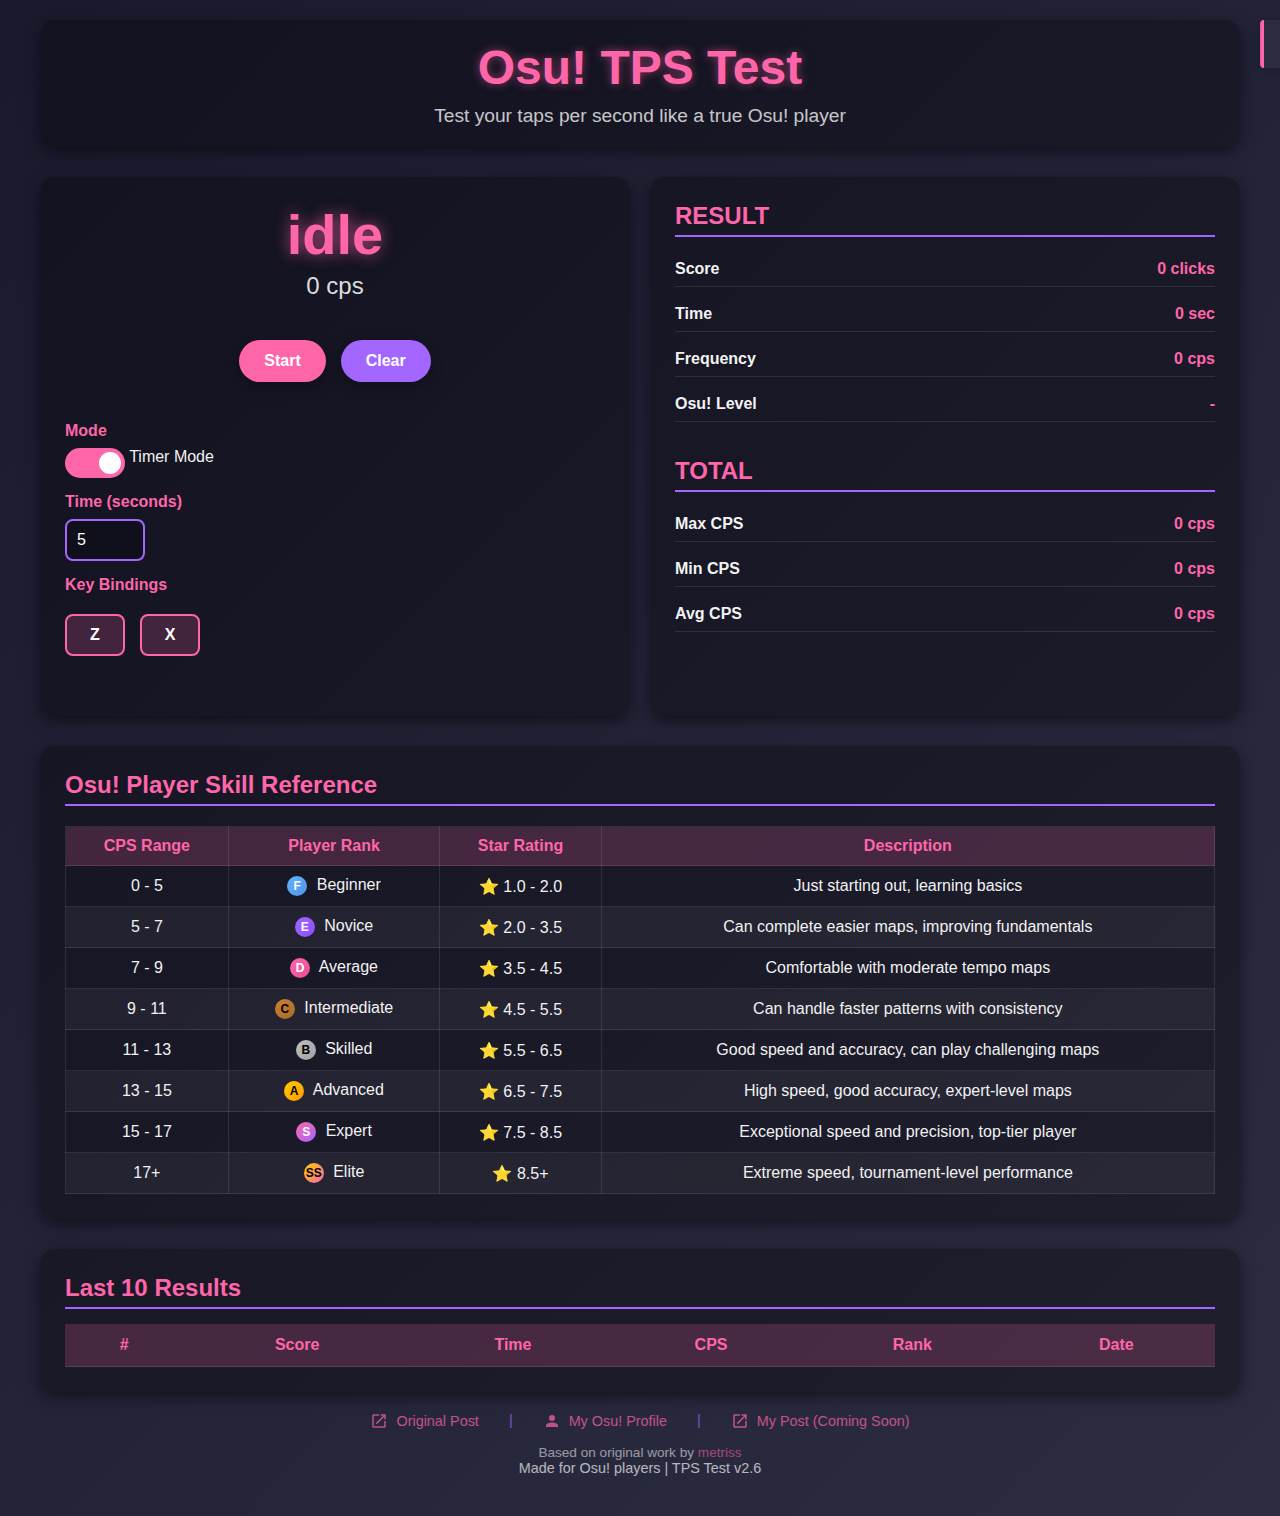
<file: TPS test.html>
<!DOCTYPE html>
<html lang="en">
<head>
    <meta charset="UTF-8">
    <meta name="viewport" content="width=device-width, initial-scale=1.0">
    <title>Osu! TPS Test</title>
    <style>
        :root {
            --osu-pink: #ff66aa;
            --osu-dark-pink: #e64d95;
            --osu-purple: #a366ff;
            --osu-dark: #2d2d42;
            --osu-darker: #1a1a2e;
            --osu-light: #f2f2f2;
        }

        * {
            margin: 0;
            padding: 0;
            box-sizing: border-box;
            font-family: 'Segoe UI', Tahoma, Geneva, Verdana, sans-serif;
        }

        body {
            background: linear-gradient(135deg, var(--osu-darker) 0%, var(--osu-dark) 100%);
            color: var(--osu-light);
            min-height: 100vh;
            display: flex;
            flex-direction: column;
            padding: 20px;
        }

        .container {
            max-width: 1200px;
            margin: 0 auto;
            width: 100%;
        }

        header {
            text-align: center;
            margin-bottom: 30px;
            padding: 20px;
            background: rgba(0, 0, 0, 0.3);
            border-radius: 15px;
            box-shadow: 0 5px 15px rgba(0, 0, 0, 0.5);
        }

        h1 {
            font-size: 3rem;
            margin-bottom: 10px;
            color: var(--osu-pink);
            text-shadow: 0 0 10px rgba(255, 102, 170, 0.5);
        }

        .subtitle {
            font-size: 1.2rem;
            color: var(--osu-light);
            opacity: 0.8;
        }

        .main-content {
            display: grid;
            grid-template-columns: 1fr 1fr;
            gap: 20px;
            margin-bottom: 30px;
        }

        @media (max-width: 900px) {
            .main-content {
                grid-template-columns: 1fr;
            }
        }

        .panel {
            background: rgba(0, 0, 0, 0.3);
            border-radius: 15px;
            padding: 25px;
            box-shadow: 0 5px 15px rgba(0, 0, 0, 0.5);
        }

        .control-panel {
            display: flex;
            flex-direction: column;
        }

        .counter {
            text-align: center;
            margin-bottom: 20px;
        }

        #counter {
            font-size: 3.5rem;
            font-weight: bold;
            color: var(--osu-pink);
            text-shadow: 0 0 15px rgba(255, 102, 170, 0.7);
            margin-bottom: 5px;
            transition: all 0.2s ease;
        }

        #cps-counter {
            font-size: 1.5rem;
            opacity: 0.9;
            transition: all 0.3s ease;
        }

        .controls {
            display: flex;
            gap: 15px;
            justify-content: center;
            margin: 20px 0;
        }

        .btn {
            padding: 12px 25px;
            border: none;
            border-radius: 50px;
            font-size: 1rem;
            font-weight: bold;
            cursor: pointer;
            transition: all 0.2s ease;
            box-shadow: 0 5px 15px rgba(0, 0, 0, 0.2);
        }

        .btn-primary {
            background: var(--osu-pink);
            color: white;
        }

        .btn-primary:hover {
            background: var(--osu-dark-pink);
            transform: translateY(-2px);
        }

        .btn-secondary {
            background: var(--osu-purple);
            color: white;
        }

        .btn-secondary:hover {
            background: #8a4fff;
            transform: translateY(-2px);
        }

        .settings {
            margin: 20px 0;
        }

        .setting-group {
            margin-bottom: 15px;
        }

        .setting-label {
            display: block;
            margin-bottom: 8px;
            font-weight: bold;
            color: var(--osu-pink);
        }

        .switch {
            position: relative;
            display: inline-block;
            width: 60px;
            height: 30px;
        }

        .switch input {
            opacity: 0;
            width: 0;
            height: 0;
        }

        .slider {
            position: absolute;
            cursor: pointer;
            top: 0;
            left: 0;
            right: 0;
            bottom: 0;
            background-color: #333;
            transition: .4s;
            border-radius: 34px;
        }

        .slider:before {
            position: absolute;
            content: "";
            height: 22px;
            width: 22px;
            left: 4px;
            bottom: 4px;
            background-color: white;
            transition: .4s;
            border-radius: 50%;
        }

        input:checked + .slider {
            background-color: var(--osu-pink);
        }

        input:checked + .slider:before {
            transform: translateX(30px);
        }

        .input-group {
            display: flex;
            align-items: center;
            gap: 10px;
        }

        .number-input {
            width: 80px;
            padding: 10px;
            border-radius: 8px;
            border: 2px solid var(--osu-purple);
            background: rgba(0, 0, 0, 0.2);
            color: white;
            font-size: 1rem;
        }

        .key-binds {
            display: flex;
            gap: 15px;
            margin-top: 20px;
        }

        .key-btn {
            padding: 10px 15px;
            background: rgba(255, 102, 170, 0.2);
            border: 2px solid var(--osu-pink);
            border-radius: 8px;
            color: white;
            font-weight: bold;
            cursor: pointer;
            transition: all 0.2s ease;
            min-width: 60px;
            text-align: center;
        }

        .key-btn:hover {
            background: rgba(255, 102, 170, 0.3);
        }

        .key-btn.active {
            background: var(--osu-pink);
            box-shadow: 0 0 15px rgba(255, 102, 170, 0.5);
        }

        .key-btn.rebinding {
            animation: rebind-pulse 1s infinite;
        }

        @keyframes rebind-pulse {
            0% { background-color: rgba(255, 102, 170, 0.2); }
            50% { background-color: rgba(255, 102, 170, 0.8); }
            100% { background-color: rgba(255, 102, 170, 0.2); }
        }

        .stats-panel {
            display: flex;
            flex-direction: column;
        }

        .stat-section {
            margin-bottom: 25px;
        }

        .stat-title {
            color: var(--osu-pink);
            font-size: 1.5rem;
            margin-bottom: 15px;
            padding-bottom: 5px;
            border-bottom: 2px solid var(--osu-purple);
        }

        .stat-item {
            display: flex;
            justify-content: space-between;
            margin-bottom: 10px;
            padding: 8px 0;
            border-bottom: 1px solid rgba(255, 255, 255, 0.1);
        }

        .stat-label {
            font-weight: bold;
        }

        .stat-value {
            color: var(--osu-pink);
            font-weight: bold;
        }

        .history-panel {
            margin-top: 30px;
            background: rgba(0, 0, 0, 0.3);
            border-radius: 15px;
            padding: 25px;
            box-shadow: 0 5px 15px rgba(0, 0, 0, 0.5);
        }

        .history-table {
            width: 100%;
            border-collapse: collapse;
            margin-top: 15px;
        }

        .history-table th,
        .history-table td {
            padding: 12px 15px;
            text-align: center;
            border-bottom: 1px solid rgba(255, 255, 255, 0.1);
        }

        .history-table th {
            background: rgba(255, 102, 170, 0.2);
            color: var(--osu-pink);
            font-weight: bold;
        }

        .history-table tr:hover {
            background: rgba(255, 102, 170, 0.1);
        }

        footer {
            text-align: center;
            margin-top: auto;
            padding: 20px;
            opacity: 0.7;
            font-size: 0.9rem;
        }

        .pulse {
            animation: pulse 0.5s;
        }

        @keyframes pulse {
            0% { transform: scale(1); }
            50% { transform: scale(1.05); }
            100% { transform: scale(1); }
        }
        
        .notification {
            position: fixed;
            top: 20px;
            right: 20px;
            padding: 15px;
            background: var(--osu-dark);
            border-left: 4px solid var(--osu-pink);
            border-radius: 4px;
            box-shadow: 0 2px 10px rgba(0, 0, 0, 0.2);
            transform: translateX(100%);
            transition: transform 0.3s ease;
            z-index: 1000;
        }
        
        .notification.show {
            transform: translateX(0);
        }
        
        .reference-table {
            width: 100%;
            border-collapse: collapse;
            margin-top: 20px;
        }
        
        .reference-table th, 
        .reference-table td {
            padding: 10px;
            text-align: center;
            border: 1px solid rgba(255, 255, 255, 0.1);
        }
        
        .reference-table th {
            background: rgba(255, 102, 170, 0.2);
            color: var(--osu-pink);
        }
        
        .reference-table tr:nth-child(even) {
            background: rgba(255, 255, 255, 0.05);
        }
        
        .reference-table tr:hover {
            background: rgba(255, 102, 170, 0.1);
        }
        
        .current-level {
            background: rgba(255, 102, 170, 0.3) !important;
            font-weight: bold;
        }
        
        .rank-badge {
            display: inline-block;
            width: 20px;
            height: 20px;
            border-radius: 50%;
            margin-right: 5px;
            text-align: center;
            line-height: 20px;
            font-size: 12px;
            font-weight: bold;
        }
        
        .rank-1 { background: linear-gradient(135deg, #ffcc00, #ff9900); color: #000; }
        .rank-2 { background: linear-gradient(135deg, #c0c0c0, #a0a0a0); color: #000; }
        .rank-3 { background: linear-gradient(135deg, #cd7f32, #a56c28); color: #000; }
        .rank-4 { background: linear-gradient(135deg, #ff66aa, #e64d95); color: #fff; }
        .rank-5 { background: linear-gradient(135deg, #a366ff, #8a4fff); color: #fff; }
        .rank-6 { background: linear-gradient(135deg, #66b2ff, #4d95e6); color: #fff; }
        
        .footer-links {
            display: flex;
            justify-content: center;
            gap: 20px;
            margin-bottom: 15px;
            flex-wrap: wrap;
        }
        
        .footer-link {
            display: flex;
            align-items: center;
            color: var(--osu-pink);
            text-decoration: none;
            transition: all 0.2s ease;
        }
        
        .footer-link:hover {
            color: var(--osu-light);
            transform: translateY(-2px);
        }
        
        .footer-link-icon {
            margin-right: 8px;
            width: 18px;
            height: 18px;
        }
        
        .footer-separator {
            margin: 0 10px;
            color: var(--osu-purple);
        }
        
        .footer-credits {
            margin-top: 10px;
            font-size: 0.85rem;
            opacity: 0.8;
        }

        /* Новые анимации для индикатора CPS */
        @keyframes idle-sway {
            0% { transform: translateX(0) scale(1); }
            25% { transform: translateX(-2px) scale(1.01); }
            50% { transform: translateX(2px) scale(1); }
            75% { transform: translateX(-1px) scale(1.01); }
            100% { transform: translateX(0) scale(1); }
        }

        @keyframes click-shake {
            0% { transform: translateX(0) scale(1); }
            25% { transform: translateX(-3px) scale(1.05); }
            50% { transform: translateX(3px) scale(1.1); }
            75% { transform: translateX(-2px) scale(1.05); }
            100% { transform: translateX(0) scale(1); }
        }

        .idle-animation {
            animation: idle-sway 3s infinite ease-in-out;
        }

        .click-animation {
            animation: click-shake 0.2s ease-out;
        }

        .cps-indicator {
            transition: all 0.3s ease;
        }
    </style>
</head>
<body>
    <div class="container">
        <header>
            <h1>Osu! TPS Test</h1>
            <p class="subtitle">Test your taps per second like a true Osu! player</p>
        </header>

        <div class="main-content">
            <div class="panel control-panel">
                <div class="counter">
                    <div id="counter" class="idle-animation">idle</div>
                    <div id="cps-counter" class="cps-indicator">0 cps</div>
                </div>

                <div class="controls">
                    <button id="start-button" class="btn btn-primary">Start</button>
                    <button id="clear-button" class="btn btn-secondary">Clear</button>
                </div>

                <div class="settings">
                    <div class="setting-group">
                        <span class="setting-label">Mode</span>
                        <label class="switch">
                            <input id="mode-switch" type="checkbox" checked>
                            <span class="slider"></span>
                        </label>
                        <span id="mode-label">Timer Mode</span>
                    </div>

                    <div class="setting-group" id="timer-set">
                        <span class="setting-label">Time (seconds)</span>
                        <div class="input-group">
                            <input id="time-control" type="number" min="1" max="3600" class="number-input" value="5">
                        </div>
                    </div>

                    <div class="setting-group" id="clicks-set" style="display: none;">
                        <span class="setting-label">Clicks</span>
                        <div class="input-group">
                            <input id="clicks-control" type="number" min="1" max="9999" class="number-input" value="20">
                        </div>
                    </div>

                    <div class="setting-group">
                        <span class="setting-label">Key Bindings</span>
                        <div class="key-binds">
                            <div id="key1" class="key-btn" title="Click to rebind">Z</div>
                            <div id="key2" class="key-btn" title="Click to rebind">X</div>
                        </div>
                    </div>
                </div>
            </div>

            <div class="panel stats-panel">
                <div class="stat-section">
                    <h3 class="stat-title">RESULT</h3>
                    <div class="stat-item">
                        <span class="stat-label">Score</span>
                        <span id="score" class="stat-value">0 clicks</span>
                    </div>
                    <div class="stat-item">
                        <span class="stat-label">Time</span>
                        <span id="time" class="stat-value">0 sec</span>
                    </div>
                    <div class="stat-item">
                        <span class="stat-label">Frequency</span>
                        <span id="freq" class="stat-value">0 cps</span>
                    </div>
                    <div class="stat-item">
                        <span class="stat-label">Osu! Level</span>
                        <span id="level" class="stat-value">-</span>
                    </div>
                </div>

                <div class="stat-section">
                    <h3 class="stat-title">TOTAL</h3>
                    <div class="stat-item">
                        <span class="stat-label">Max CPS</span>
                        <span id="max" class="stat-value">0 cps</span>
                    </div>
                    <div class="stat-item">
                        <span class="stat-label">Min CPS</span>
                        <span id="min" class="stat-value">0 cps</span>
                    </div>
                    <div class="stat-item">
                        <span class="stat-label">Avg CPS</span>
                        <span id="avg" class="stat-value">0 cps</span>
                    </div>
                </div>
            </div>
        </div>

        <div class="panel">
            <h3 class="stat-title">Osu! Player Skill Reference</h3>
            <table class="reference-table">
                <thead>
                    <tr>
                        <th>CPS Range</th>
                        <th>Player Rank</th>
                        <th>Star Rating</th>
                        <th>Description</th>
                    </tr>
                </thead>
                <tbody id="reference-body">
                    <tr>
                        <td>0 - 5</td>
                        <td><span class="rank-badge rank-6">F</span> Beginner</td>
                        <td>⭐ 1.0 - 2.0</td>
                        <td>Just starting out, learning basics</td>
                    </tr>
                    <tr>
                        <td>5 - 7</td>
                        <td><span class="rank-badge rank-5">E</span> Novice</td>
                        <td>⭐ 2.0 - 3.5</td>
                        <td>Can complete easier maps, improving fundamentals</td>
                    </tr>
                    <tr>
                        <td>7 - 9</td>
                        <td><span class="rank-badge rank-4">D</span> Average</td>
                        <td>⭐ 3.5 - 4.5</td>
                        <td>Comfortable with moderate tempo maps</td>
                    </tr>
                    <tr>
                        <td>9 - 11</td>
                        <td><span class="rank-badge rank-3">C</span> Intermediate</td>
                        <td>⭐ 4.5 - 5.5</td>
                        <td>Can handle faster patterns with consistency</td>
                    </tr>
                    <tr>
                        <td>11 - 13</td>
                        <td><span class="rank-badge rank-2">B</span> Skilled</td>
                        <td>⭐ 5.5 - 6.5</td>
                        <td>Good speed and accuracy, can play challenging maps</td>
                    </tr>
                    <tr>
                        <td>13 - 15</td>
                        <td><span class="rank-badge rank-1">A</span> Advanced</td>
                        <td>⭐ 6.5 - 7.5</td>
                        <td>High speed, good accuracy, expert-level maps</td>
                    </tr>
                    <tr>
                        <td>15 - 17</td>
                        <td><span class="rank-badge" style="background:linear-gradient(135deg, #ff66aa, #a366ff); color:#fff">S</span> Expert</td>
                        <td>⭐ 7.5 - 8.5</td>
                        <td>Exceptional speed and precision, top-tier player</td>
                    </tr>
                    <tr>
                        <td>17+</td>
                        <td><span class="rank-badge" style="background:linear-gradient(135deg, #ffcc00, #ff66aa); color:#000">SS</span> Elite</td>
                        <td>⭐ 8.5+</td>
                        <td>Extreme speed, tournament-level performance</td>
                    </tr>
                </tbody>
            </table>
        </div>

        <div class="history-panel">
            <h3 class="stat-title">Last 10 Results</h3>
            <table class="history-table">
                <thead>
                    <tr>
                        <th>#</th>
                        <th>Score</th>
                        <th>Time</th>
                        <th>CPS</th>
                        <th>Rank</th>
                        <th>Date</th>
                    </tr>
                </thead>
                <tbody id="history-body">
                    <!-- Results will be added here dynamically -->
                </tbody>
            </table>
        </div>

        <footer>
            <div class="footer-links">
                <a href="https://osu.ppy.sh/community/forums/topics/1051329?n=1" class="footer-link" target="_blank">
                    <svg class="footer-link-icon" viewBox="0 0 24 24" fill="currentColor">
                        <path d="M14,3V5H17.59L7.76,14.83L9.17,16.24L19,6.41V10H21V3M19,19H5V5H12V3H5C3.89,3 3,3.9 3,5V19A2,2 0 0,0 5,21H19A2,2 0 0,0 21,19V12H19V19Z" />
                    </svg>
                    Original Post
                </a>
                
                <span class="footer-separator">|</span>
                
                <a href="https://osu.ppy.sh/users/9332747" class="footer-link" target="_blank">
                    <svg class="footer-link-icon" viewBox="0 0 24 24" fill="currentColor">
                        <path d="M12,4A4,4 0 0,1 16,8A4,4 0 0,1 12,12A4,4 0 0,1 8,8A4,4 0 0,1 12,4M12,14C16.42,14 20,15.79 20,18V20H4V18C4,15.79 7.58,14 12,14Z" />
                    </svg>
                    My Osu! Profile
                </a>
                
                <span class="footer-separator">|</span>
                
                <a href="#" class="footer-link">
                    <svg class="footer-link-icon" viewBox="0 0 24 24" fill="currentColor">
                        <path d="M14,3V5H17.59L7.76,14.83L9.17,16.24L19,6.41V10H21V3M19,19H5V5H12V3H5C3.89,3 3,3.9 3,5V19A2,2 0 0,0 5,21H19A2,2 0 0,0 21,19V12H19V19Z" />
                    </svg>
                    My Post (Coming Soon)
                </a>
            </div>
            
            <div class="footer-credits">
                <p>Based on original work by <a href="https://vk.com/metriss" class="footer-link" target="_blank" style="display: inline; color: var(--osu-pink);">metriss</a></p>
            </div>
            
            <p>Made for Osu! players | TPS Test v2.6</p>
        </footer>
    </div>

    <div class="notification" id="notification">
        Key binding updated successfully!
    </div>

    <script>
        // Game state variables
        let mode = 0;
        let timerMode = true;
        let clicks = 0;
        let sclicks = 0;
        let timerTime = 5;
        let streamClicks = 20;
        let clicksLeft = streamClicks;
        let passed = 0;
        let streamStart = 0;
        let freqs = [];
        let bindNum = 0;
        let countdown, finish;
        let history = [];
        let lastClickTime = 0;
        let currentCps = 0;

        // DOM elements
        const counter = document.getElementById("counter");
        const cpsCounter = document.getElementById("cps-counter");
        const startButton = document.getElementById("start-button");
        const clearButton = document.getElementById("clear-button");
        const scoreMetric = document.getElementById("score");
        const timeMetric = document.getElementById("time");
        const freqMetric = document.getElementById("freq");
        const levelMetric = document.getElementById("level");
        const maxMetric = document.getElementById("max");
        const minMetric = document.getElementById("min");
        const avgMetric = document.getElementById("avg");
        const timerSet = document.getElementById("timer-set");
        const clicksSet = document.getElementById("clicks-set");
        const modeSwitch = document.getElementById("mode-switch");
        const modeLabel = document.getElementById("mode-label");
        const key1 = document.getElementById("key1");
        const key2 = document.getElementById("key2");
        const historyBody = document.getElementById("history-body");
        const timeControl = document.getElementById("time-control");
        const clicksControl = document.getElementById("clicks-control");
        const notification = document.getElementById("notification");
        const referenceBody = document.getElementById("reference-body");

        // Key bindings
        let binds = {
            1: 'KeyZ',
            2: 'KeyX'
        };

        // Player skill levels based on realistic Osu! rankings
        const skillLevels = [
            { min: 0, max: 5, rank: "F", name: "Beginner", stars: "⭐ 1.0 - 2.0", desc: "Just starting out, learning basics" },
            { min: 5, max: 7, rank: "E", name: "Novice", stars: "⭐ 2.0 - 3.5", desc: "Can complete easier maps, improving fundamentals" },
            { min: 7, max: 9, rank: "D", name: "Average", stars: "⭐ 3.5 - 4.5", desc: "Comfortable with moderate tempo maps" },
            { min: 9, max: 11, rank: "C", name: "Intermediate", stars: "⭐ 4.5 - 5.5", desc: "Can handle faster patterns with consistency" },
            { min: 11, max: 13, rank: "B", name: "Skilled", stars: "⭐ 5.5 - 6.5", desc: "Good speed and accuracy, can play challenging maps" },
            { min: 13, max: 15, rank: "A", name: "Advanced", stars: "⭐ 6.5 - 7.5", desc: "High speed, good accuracy, expert-level maps" },
            { min: 15, max: 17, rank: "S", name: "Expert", stars: "⭐ 7.5 - 8.5", desc: "Exceptional speed and precision, top-tier player" },
            { min: 17, max: 999, rank: "SS", name: "Elite", stars: "⭐ 8.5+", desc: "Extreme speed, tournament-level performance" }
        ];

        // Get skill level based on CPS
        function getSkillLevel(cps) {
            for (const level of skillLevels) {
                if (cps >= level.min && cps < level.max) {
                    return level;
                }
            }
            return skillLevels[skillLevels.length - 1];
        }

        // Update reference table highlighting
        function updateReferenceTable(cps) {
            const rows = referenceBody.querySelectorAll('tr');
            rows.forEach((row, index) => {
                const level = skillLevels[index];
                if (cps >= level.min && cps < level.max) {
                    row.classList.add('current-level');
                } else {
                    row.classList.remove('current-level');
                }
            });
        }

        // Get color based on CPS value
        function getColorForCps(cps) {
            if (cps < 5) return '#4CAF50'; // Green
            if (cps < 10) return '#FFC107'; // Yellow
            if (cps < 15) return '#FF9800'; // Orange
            if (cps < 20) return '#F44336'; // Red
            return '#9C27B0'; // Purple for extreme speeds
        }

        // Update CPS indicator appearance
        function updateCpsIndicator(cps) {
            const color = getColorForCps(cps);
            cpsCounter.style.color = color;
            cpsCounter.style.textShadow = `0 0 10px ${color}40`;
            
            // Scale based on CPS (up to 1.5x for very high CPS)
            const scale = 1 + Math.min(cps * 0.03, 0.5);
            cpsCounter.style.transform = `scale(${scale})`;
        }

        // Show notification
        function showNotification(message) {
            notification.textContent = message;
            notification.classList.add('show');
            setTimeout(() => {
                notification.classList.remove('show');
            }, 2000);
        }

        // Load history from localStorage
        function loadHistory() {
            const savedHistory = localStorage.getItem('tpsHistory');
            if (savedHistory) {
                history = JSON.parse(savedHistory);
                updateHistoryTable();
            }
        }

        // Save history to localStorage
        function saveHistory() {
            localStorage.setItem('tpsHistory', JSON.stringify(history));
        }

        // Update history table (new results on top)
        function updateHistoryTable() {
            historyBody.innerHTML = '';
            
            // Show only last 10 results, with newest first
            const displayHistory = history.slice(-10).reverse();
            
            displayHistory.forEach((item, index) => {
                const row = document.createElement('tr');
                row.innerHTML = `
                    <td>${displayHistory.length - index}</td>
                    <td>${item.score} clicks</td>
                    <td>${item.time} sec</td>
                    <td>${item.cps} cps</td>
                    <td>${item.rank}</td>
                    <td>${new Date(item.date).toLocaleTimeString()}</td>
                `;
                historyBody.appendChild(row);
            });
        }

        // Add result to history
        function addToHistory(score, time, cps, rank) {
            history.push({
                score,
                time,
                cps,
                rank,
                date: new Date().toISOString()
            });
            
            // Keep only last 10 results
            if (history.length > 10) {
                history = history.slice(-10);
            }
            
            saveHistory();
            updateHistoryTable();
        }

        // Calculate max, min, average
        function maxMinAvg(arr) {
            if (arr.length === 0) return [0, 0, 0];
            
            let max = arr[0];
            let min = arr[0];
            let sum = arr[0];
            
            for (let i = 1; i < arr.length; i++) {
                if (arr[i] > max) max = arr[i];
                if (arr[i] < min) min = arr[i];
                sum += arr[i];
            }
            
            return [max, min, sum / arr.length];
        }

        // Switch between timer and clicks mode
        function switchMode() {
            timerMode = modeSwitch.checked;
            
            if (timerMode) {
                timerSet.style.display = 'block';
                clicksSet.style.display = 'none';
                modeLabel.textContent = 'Timer Mode';
            } else {
                timerSet.style.display = 'none';
                clicksSet.style.display = 'block';
                modeLabel.textContent = 'Clicks Mode';
            }
        }

        // Clear results
        function clearResults(clearGlobal) {
            scoreMetric.textContent = '0 clicks';
            timeMetric.textContent = '0 sec';
            freqMetric.textContent = '0 cps';
            levelMetric.textContent = '-';
            
            // Reset CPS indicator
            cpsCounter.textContent = '0 cps';
            cpsCounter.style.color = '';
            cpsCounter.style.textShadow = '';
            cpsCounter.style.transform = '';
            
            // Reset reference table highlighting
            const rows = referenceBody.querySelectorAll('tr');
            rows.forEach(row => row.classList.remove('current-level'));
            
            if (clearGlobal) {
                freqs = [];
                maxMetric.textContent = '0 cps';
                minMetric.textContent = '0 cps';
                avgMetric.textContent = '0 cps';
                history = [];
                saveHistory();
                updateHistoryTable();
            }
        }

        // Update time setting
        function updateTime() {
            const value = parseInt(timeControl.value);
            if (value > 0 && value <= 3600) {
                timerTime = value;
            } else if (value <= 0) {
                timerTime = 1;
                timeControl.value = 1;
            } else if (value > 3600) {
                timerTime = 3600;
                timeControl.value = 3600;
            }
        }

        // Update clicks setting
        function updateClicks() {
            const value = parseInt(clicksControl.value);
            if (value > 0 && value <= 9999) {
                streamClicks = value;
            } else if (value <= 0) {
                streamClicks = 1;
                clicksControl.value = 1;
            } else if (value > 9999) {
                streamClicks = 9999;
                clicksControl.value = 9999;
            }
        }

        // Key binding change
        function changeBinding(e) {
            e.preventDefault();
            if (bindNum && e.code) {
                binds[bindNum] = e.code;
                
                const keyName = e.code.startsWith('Key') ? e.code.substring(3) : e.code;
                
                if (bindNum === 1) {
                    key1.textContent = keyName;
                    key1.classList.remove('rebinding');
                    showNotification("Primary key bound to: " + keyName);
                } else {
                    key2.textContent = keyName;
                    key2.classList.remove('rebinding');
                    showNotification("Secondary key bound to: " + keyName);
                }
                
                document.removeEventListener('keydown', changeBinding);
                bindNum = 0;
            }
        }

        // Initiate key rebinding
        function rebind(keyNum) {
            if (!mode && !bindNum) {
                bindNum = keyNum;
                
                if (keyNum === 1) {
                    key1.textContent = 'Press any key';
                    key1.classList.add('rebinding');
                } else {
                    key2.textContent = 'Press any key';
                    key2.classList.add('rebinding');
                }
                
                document.addEventListener('keydown', changeBinding);
            }
        }

        // Handle key press
        function handleKeyPress(e) {
            if (timerMode) {
                if (e.code === binds[1] || e.code === binds[2]) {
                    clicks++;
                    sclicks++;
                    scoreMetric.textContent = `${clicks} clicks`;
                    
                    // Calculate current CPS for visual feedback
                    const now = Date.now();
                    const elapsed = (now - streamStart) / 1000;
                    currentCps = elapsed > 0 ? (clicks / elapsed) : clicks;
                    
                    // Update CPS indicator
                    cpsCounter.textContent = `${currentCps.toFixed(1)} cps`;
                    updateCpsIndicator(currentCps);
                    
                    // Add visual feedback to counter
                    counter.classList.add('click-animation');
                    setTimeout(() => counter.classList.remove('click-animation'), 200);
                    
                    // Add visual feedback to keys
                    if (e.code === binds[1]) {
                        key1.classList.add('active');
                    } else {
                        key2.classList.add('active');
                    }
                }
            } else {
                if (e.code === binds[1] || e.code === binds[2]) {
                    clicks++;
                    clicksLeft--;
                    scoreMetric.textContent = `${clicks} clicks`;
                    counter.textContent = `${clicksLeft} left`;
                    
                    const cps = (clicks / ((Date.now() - streamStart) / 1000)).toFixed(1);
                    currentCps = parseFloat(cps);
                    cpsCounter.textContent = `${cps} cps`;
                    
                    // Update CPS indicator
                    updateCpsIndicator(currentCps);
                    
                    // Add visual feedback
                    counter.classList.add('click-animation');
                    setTimeout(() => counter.classList.remove('click-animation'), 200);
                    
                    if (e.code === binds[1]) {
                        key1.classList.add('active');
                    } else {
                        key2.classList.add('active');
                    }
                    
                    if (clicksLeft <= 0) {
                        stopTracking();
                    }
                }
            }
        }

        // Handle key release
        function handleKeyRelease(e) {
            if (e.code === binds[1]) {
                key1.classList.remove('active');
            } else if (e.code === binds[2]) {
                key2.classList.remove('active');
            }
        }

        // Stop tracking
        function stopTracking() {
            if (mode) {
                const streamEnd = Date.now();
                
                if (timerMode) {
                    clearInterval(countdown);
                    clearTimeout(finish);
                }
                
                document.removeEventListener('keydown', handleKeyPress);
                document.removeEventListener('keyup', handleKeyRelease);
                
                // Calculate results
                let resultTime, resultCps, resultLevel;
                
                if (timerMode) {
                    resultTime = passed;
                    resultCps = resultTime > 0 ? (clicks / resultTime).toFixed(1) : clicks;
                    resultLevel = getSkillLevel(resultCps);
                } else {
                    resultTime = ((streamEnd - streamStart) / 1000).toFixed(1);
                    resultCps = resultTime > 0 ? (clicks / resultTime).toFixed(1) : 0;
                    resultLevel = getSkillLevel(resultCps);
                }
                
                // Update metrics
                timeMetric.textContent = `${resultTime} sec`;
                freqMetric.textContent = `${resultCps} cps`;
                levelMetric.textContent = `${resultLevel.rank} - ${resultLevel.name}`;
                
                // Update reference table
                updateReferenceTable(parseFloat(resultCps));
                
                // Add to history
                addToHistory(clicks, resultTime, resultCps, resultLevel.rank);
                
                // Update global stats if we have valid results
                if (clicks > 0) {
                    freqs.push(parseFloat(resultCps));
                    
                    const [maxCps, minCps, avgCps] = maxMinAvg(freqs);
                    
                    maxMetric.textContent = `${maxCps.toFixed(1)} cps`;
                    minMetric.textContent = `${minCps.toFixed(1)} cps`;
                    avgMetric.textContent = `${avgCps.toFixed(1)} cps`;
                }
                
                // Reset state
                clicks = 0;
                passed = 0;
                currentCps = 0;
                counter.textContent = 'idle';
                counter.classList.add('idle-animation');
                cpsCounter.textContent = '0 cps';
                cpsCounter.style.color = '';
                cpsCounter.style.textShadow = '';
                cpsCounter.style.transform = '';
                startButton.textContent = 'Start';
                startButton.classList.remove('btn-secondary');
                startButton.classList.add('btn-primary');
                mode = 0;
            }
        }

        // Start tracking
        function startTracking() {
            if (!mode && !bindNum) {
                // Update settings from inputs
                updateTime();
                updateClicks();
                
                clearResults(false);
                mode = 1;
                counter.classList.remove('idle-animation');
                
                if (timerMode) {
                    document.addEventListener('keydown', handleKeyPress);
                    document.addEventListener('keyup', handleKeyRelease);
                    
                    counter.textContent = `${timerTime} sec`;
                    startButton.textContent = 'Stop';
                    startButton.classList.remove('btn-primary');
                    startButton.classList.add('btn-secondary');
                    
                    let timeLeft = timerTime;
                    passed = 0;
                    streamStart = Date.now();
                    
                    countdown = setInterval(() => {
                        timeLeft--;
                        passed = timerTime - timeLeft;
                        
                        timeMetric.textContent = `${passed} sec`;
                        cpsCounter.textContent = `${sclicks} cps`;
                        updateCpsIndicator(sclicks);
                        sclicks = 0;
                        
                        counter.textContent = `${timeLeft} sec`;
                        
                        if (timeLeft <= 0) {
                            clearInterval(countdown);
                        }
                    }, 1000);
                    
                    finish = setTimeout(stopTracking, timerTime * 1000);
                } else {
                    document.addEventListener('keydown', handleKeyPress);
                    document.addEventListener('keyup', handleKeyRelease);
                    
                    streamStart = Date.now();
                    clicksLeft = streamClicks;
                    
                    counter.textContent = `${clicksLeft} left`;
                    startButton.textContent = 'Stop';
                    startButton.classList.remove('btn-primary');
                    startButton.classList.add('btn-secondary');
                }
            } else {
                stopTracking();
            }
        }

        // Initialize the application
        function init() {
            // Load history
            loadHistory();
            
            // Set up event listeners
            startButton.addEventListener('click', startTracking);
            clearButton.addEventListener('click', () => clearResults(true));
            
            modeSwitch.addEventListener('change', switchMode);
            switchMode(); // Initialize mode
            
            timeControl.addEventListener('change', updateTime);
            timeControl.addEventListener('input', updateTime);
            
            clicksControl.addEventListener('change', updateClicks);
            clicksControl.addEventListener('input', updateClicks);
            
            key1.addEventListener('click', () => rebind(1));
            key2.addEventListener('click', () => rebind(2));
            
            // Initialize values
            updateTime();
            updateClicks();
        }

        // Start the application when the page loads
        window.addEventListener('load', init);
    </script>
</body>
</html>
</file>
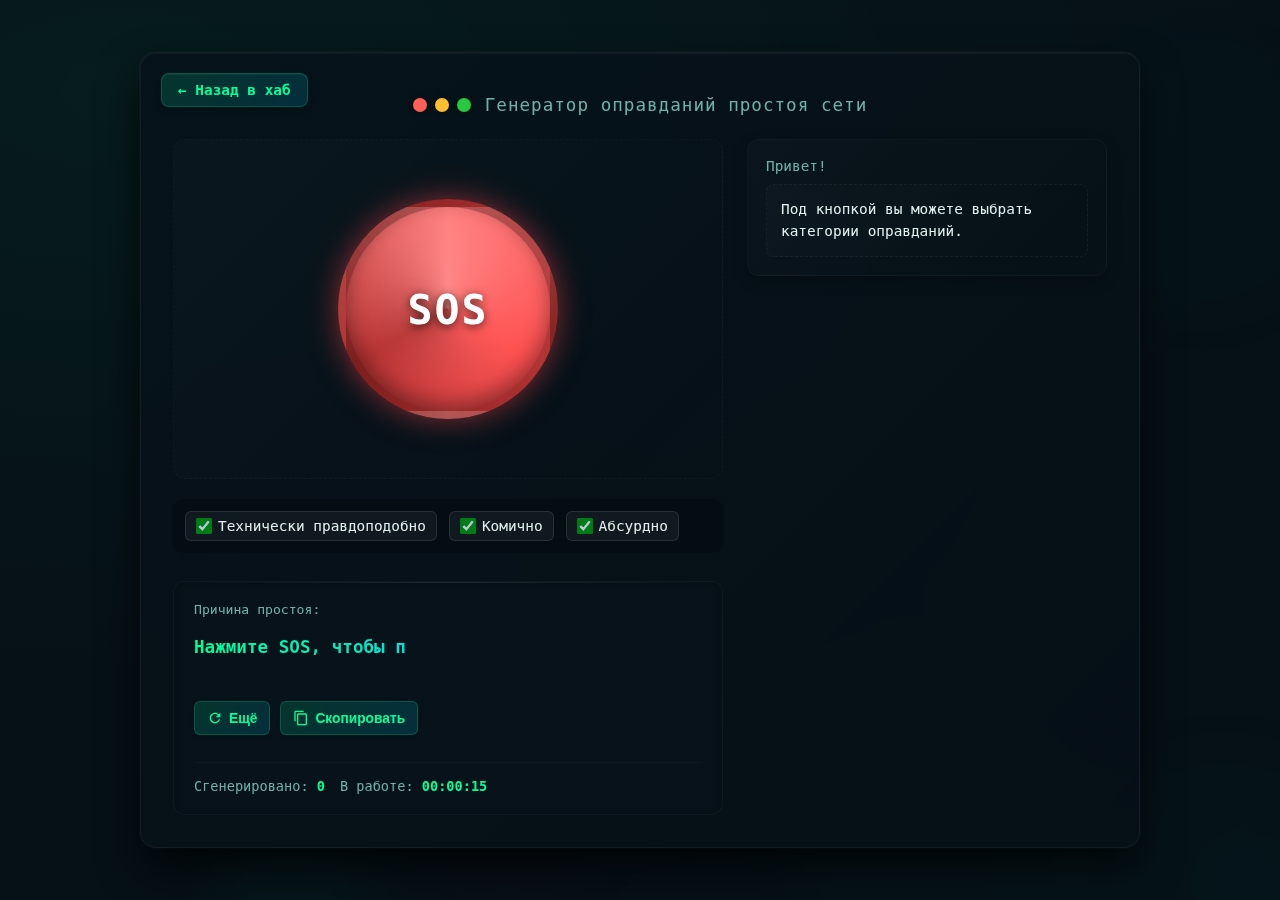
<file: net_downtime_excuse_generator/net.html>
<!DOCTYPE html>
<html lang="ru">
<head>
  <meta charset="UTF-8">
  <meta name="viewport" content="width=device-width, initial-scale=1.0">
  <title>Генератор оправданий простоя сети</title>
  <style>
    :root {
      --bg: #061017;
      --panel: #07121a;
      --accent: #00ff99;
      --accent-glow: rgba(0, 255, 153, 0.4);
      --muted: #6fb3a8;
      --danger: #ff4d4f;
      --danger-glow: rgba(255, 77, 79, 0.4);
      --glass: rgba(255, 255, 255, 0.03);
      --text: #e0f2ee;
      font-size: 16px;
    }
    
    * {
      box-sizing: border-box;
      margin: 0;
      padding: 0;
    }
    
    body {
      margin: 0;
      min-height: 100vh;
      font-family: 'SFMono-Regular', Consolas, Monaco, Menlo, monospace;
      background: radial-gradient(1200px 600px at 10% 10%, rgba(0, 255, 153, 0.05), transparent), var(--bg);
      color: var(--text);
      display: flex;
      align-items: center;
      justify-content: center;
      padding: 16px;
      position: relative;
      overflow-x: hidden;
    }
    
    /* Анимированный фон */
    .bg-animation {
      position: fixed;
      top: 0;
      left: 0;
      width: 100%;
      height: 100%;
      z-index: -1;
      opacity: 0.15;
    }
    
    .bg-circle {
      position: absolute;
      border-radius: 50%;
      background: var(--accent);
      opacity: 0.1;
      filter: blur(40px);
    }
    
    /* Основной терминал */
    .terminal {
      width: 100%;
      max-width: 1000px;
      background: linear-gradient(135deg, rgba(7, 18, 26, 0.9), rgba(6, 16, 23, 0.95));
      border-radius: 16px;
      box-shadow: 0 20px 40px rgba(0, 0, 0, 0.7), 
                  0 0 0 1px rgba(255, 255, 255, 0.03),
                  inset 0 1px 0 rgba(255, 255, 255, 0.05);
      padding: 24px 16px;
      border: 1px solid rgba(255, 255, 255, 0.05);
      position: relative;
      backdrop-filter: blur(10px);
      z-index: 2;
    }
    
    /* Кнопка "Назад" */
    .back-btn {
      position: relative;
      top: 0;
      left: 0;
      background: linear-gradient(135deg, rgba(0, 255, 153, 0.15), rgba(0, 204, 255, 0.15));
      border: 1px solid rgba(0, 255, 153, 0.2);
      color: var(--accent);
      padding: 8px 16px;
      border-radius: 8px;
      font-size: 0.9rem;
      text-decoration: none;
      font-weight: 600;
      transition: all 0.25s ease;
      display: inline-flex;
      align-items: center;
      gap: 6px;
      box-shadow: 0 4px 6px rgba(0, 0, 0, 0.1),
                  inset 0 1px 0 rgba(255, 255, 255, 0.05);
      backdrop-filter: blur(4px);
      margin-bottom: 20px;
    }
    
    .back-btn:hover {
      background: linear-gradient(135deg, rgba(0, 255, 153, 0.25), rgba(0, 204, 255, 0.25));
      transform: translateX(-2px);
      box-shadow: 0 6px 12px rgba(0, 255, 153, 0.25);
      border-color: rgba(0, 255, 153, 0.3);
    }
    
    /* Заголовок */
    .header {
      display: flex;
      align-items: center;
      gap: 14px;
      margin-bottom: 24px;
      justify-content: center;
      padding-top: 0;
    }
    
    .dots {
      display: flex;
      gap: 8px;
    }
    
    .dot {
      width: 14px;
      height: 14px;
      border-radius: 50%;
      box-shadow: 0 0 5px rgba(0, 0, 0, 0.3);
    }
    
    .dot.red { background: #ff5f56; }
    .dot.yellow { background: #ffbd2e; }
    .dot.green { background: #27c93f; }
    
    h1 {
      font-size: 1.1rem;
      margin: 0;
      color: var(--muted);
      letter-spacing: 1px;
      font-weight: 500;
    }
    
    /* Основная сетка */
    .main {
      display: flex;
      flex-direction: column;
      gap: 24px;
      align-items: stretch;
    }
    
    /* Левая колонка */
    .left {
      display: flex;
      flex-direction: column;
      gap: 20px;
    }
    
    /* Кнопка SOS */
    .big-center {
      display: flex;
      align-items: center;
      justify-content: center;
      height: 240px;
      border-radius: 12px;
      background: linear-gradient(135deg, rgba(255, 255, 255, 0.02), transparent);
      border: 1px dashed rgba(255, 255, 255, 0.03);
      position: relative;
      overflow: hidden;
    }
    
    .big-center::before {
      content: "";
      position: absolute;
      inset: 0;
      background: radial-gradient(circle at center, rgba(0, 255, 153, 0.05) 0%, transparent 70%);
      opacity: 0;
      transition: opacity 0.5s ease;
    }
    
    .big-center:hover::before {
      opacity: 1;
    }
    
    .sos-btn {
      --size: 160px;
      width: var(--size);
      height: var(--size);
      border-radius: 50%;
      background: conic-gradient(from 0deg, #ff7b7b, #ff4949, #b52b2b, #ff7b7b);
      animation: pulseGlow 3s infinite;
      box-shadow: 0 0 30px rgba(255, 73, 73, 0.5),
                  inset 0 -8px 20px rgba(0, 0, 0, 0.4);
      border: 8px solid rgba(0, 0, 0, 0.3);
      display: flex;
      align-items: center;
      justify-content: center;
      cursor: pointer;
      user-select: none;
      transition: all 0.2s ease;
      position: relative;
      overflow: hidden;
    }
    
    .sos-btn:before {
      content: "";
      position: absolute;
      inset: -20%;
      background: radial-gradient(circle, rgba(255, 255, 255, 0.2) 0%, transparent 70%);
      animation: rotate 10s linear infinite;
      opacity: 0.6;
    }
    
    .sos-btn:hover {
      transform: scale(1.03);
      animation: pulseGlow 1s infinite;
    }
    
    .sos-btn:active {
      transform: scale(0.97);
    }
    
    @keyframes rotate {
      from { transform: rotate(0deg); }
      to { transform: rotate(360deg); }
    }
    
    @keyframes pulseGlow {
      0%, 100% { box-shadow: 0 0 30px rgba(255, 73, 73, 0.5); }
      50% { box-shadow: 0 0 50px rgba(255, 73, 73, 0.8); }
    }
    
    .sos-label {
      font-weight: 900;
      font-size: 2rem;
      color: white;
      text-shadow: 0 2px 10px rgba(0, 0, 0, 0.7);
      z-index: 2;
      letter-spacing: 2px;
    }
    
    /* Фильтры */
    .filters {
      display: flex;
      flex-wrap: wrap;
      gap: 12px;
      margin-bottom: 8px;
      padding: 12px;
      background: rgba(0, 0, 0, 0.2);
      border-radius: 10px;
      justify-content: center;
    }
    
    .filters label {
      display: flex;
      align-items: center;
      gap: 6px;
      cursor: pointer;
      font-size: 0.9rem;
      transition: all 0.2s;
      padding: 6px 10px;
      border-radius: 6px;
      background: rgba(255, 255, 255, 0.05);
      border: 1px solid rgba(255, 255, 255, 0.1);
      white-space: nowrap;
    }
    
    .filters label:hover {
      background: rgba(0, 255, 153, 0.1);
      border-color: rgba(0, 255, 153, 0.2);
    }
    
    input[type="checkbox"] {
      accent-color: var(--accent);
      width: 16px;
      height: 16px;
      cursor: pointer;
      filter: invert(1) hue-rotate(180deg);
    }
    
    /* Вывод оправдания */
    .output {
      min-height: 160px;
      background: var(--panel);
      border-radius: 12px;
      padding: 20px;
      border: 1px solid rgba(255, 255, 255, 0.03);
      display: flex;
      flex-direction: column;
      gap: 12px;
      justify-content: center;
      box-shadow: inset 0 2px 10px rgba(0, 0, 0, 0.2);
      position: relative;
    }
    
    .output::before {
      content: "";
      position: absolute;
      top: 0;
      left: 0;
      right: 0;
      height: 1px;
      background: linear-gradient(90deg, transparent, rgba(255, 255, 255, 0.1), transparent);
    }
    
    .line {
      font-size: 0.95rem;
      color: var(--muted);
    }
    
    .excuse {
      font-size: 1.1rem;
      line-height: 1.5;
      color: #fff;
      min-height: 50px;
      background: linear-gradient(90deg, 
        #00ff99 0%, 
        #00ccff 25%, 
        #9933ff 50%, 
        #ff4d4f 75%, 
        #00ff99 100%);
      -webkit-background-clip: text;
      -webkit-text-fill-color: transparent;
      font-weight: 600;
      padding: 5px 0;
      background-size: 300% auto;
      animation: gradientShift 10s linear infinite;
    }

    @keyframes gradientShift {
      0% { background-position: 0% center; }
      100% { background-position: 300% center; }
    }
    
    /* Элементы управления */
    .controls {
      display: flex;
      gap: 10px;
      align-items: center;
      flex-wrap: wrap;
      margin-top: 10px;
      justify-content: center;
    }
    
    .btn {
      background: linear-gradient(135deg, rgba(0, 255, 153, 0.15), rgba(0, 204, 255, 0.15));
      border: 1px solid rgba(0, 255, 153, 0.2);
      padding: 10px 16px;
      border-radius: 8px;
      cursor: pointer;
      color: var(--accent);
      font-weight: 600;
      font-size: 0.9rem;
      transition: all 0.2s ease;
      display: flex;
      align-items: center;
      gap: 6px;
      box-shadow: 0 4px 6px rgba(0, 0, 0, 0.1), 
                  inset 0 1px 0 rgba(255, 255, 255, 0.05);
      backdrop-filter: blur(4px);
    }
    
    .btn:hover {
      background: linear-gradient(135deg, rgba(0, 255, 153, 0.25), rgba(0, 204, 255, 0.25));
      transform: translateY(-2px);
      box-shadow: 0 6px 12px rgba(0, 255, 153, 0.25);
      border-color: rgba(0, 255, 153, 0.3);
    }
    
    .btn:active {
      transform: translateY(0);
    }
    
    .btn.ghost {
      background: rgba(255, 255, 255, 0.05);
      border: 1px solid rgba(255, 255, 255, 0.15);
      color: var(--text);
      backdrop-filter: blur(4px);
    }
    
    .btn.ghost:hover {
      background: rgba(255, 255, 255, 0.1);
      border-color: rgba(255, 255, 255, 0.25);
    }
    
    .small {
      font-size: 0.86rem;
      padding: 8px 12px;
      border-radius: 6px;
      box-shadow: 0 2px 4px rgba(0, 0, 0, 0.1);
    }
    
    /* Правая колонка */
    .right {
      min-width: 0;
    }
    
    .panel {
      background: linear-gradient(135deg, rgba(255, 255, 255, 0.02), transparent);
      padding: 18px;
      border-radius: 12px;
      border: 1px solid rgba(255, 255, 255, 0.03);
      box-shadow: 0 5px 15px rgba(0, 0, 0, 0.2);
    }
    
    .muted {
      color: var(--muted);
      font-size: 0.9rem;
      margin-bottom: 10px;
    }
    
    /* Футер */
    footer {
      margin-top: 20px;
      color: var(--muted);
      font-size: 0.82rem;
      text-align: center;
      opacity: 0.7;
    }
    
    /* Анимации текста */
    .caret {
      display: inline-block;
      width: 10px;
      height: 1.1em;
      background: linear-gradient(90deg, rgba(230, 255, 245, 0.0) 30%, rgba(230, 255, 245, 0.9) 50%, rgba(230, 255, 245, 0.0) 70%);
      margin-left: 6px;
      animation: blink 1s steps(2) infinite;
      vertical-align: text-bottom;
    }
    
    @keyframes blink {
      50% { opacity: 0; }
    }
    
    .prompt-box {
      background: linear-gradient(135deg, rgba(255, 255, 255, 0.02), transparent);
      padding: 14px;
      border-radius: 8px;
      border: 1px dashed rgba(255, 255, 255, 0.05);
      font-size: 0.9rem;
      line-height: 1.5;
      color: var(--text);
      margin-top: 10px;
      transition: all 0.3s ease;
    }
    
    .smallnote {
      font-size: 0.82rem;
      color: var(--muted);
    }
    
    /* Статистика */
    .stats {
      display: flex;
      gap: 15px;
      margin-top: 15px;
      padding-top: 15px;
      border-top: 1px solid rgba(255, 255, 255, 0.03);
      justify-content: center;
      flex-wrap: wrap;
    }
    
    .stat {
      font-size: 0.85rem;
      color: var(--muted);
    }
    
    .stat span {
      color: var(--accent);
      font-weight: bold;
    }
    
    /* Адаптивность для планшетов и десктопов */
    @media (min-width: 768px) {
      .terminal {
        padding: 32px;
      }
      
      .main {
        display: grid;
        grid-template-columns: 1fr 360px;
        gap: 24px;
        align-items: start;
      }
      
      .back-btn {
        position: absolute;
        top: 20px;
        left: 20px;
        margin-bottom: 0;
      }
      
      .header {
        padding-top: 10px;
      }
      
      .big-center {
        height: 340px;
      }
      
      .sos-btn {
        --size: 220px;
      }
      
      .sos-label {
        font-size: 2.6rem;
      }
      
      .filters {
        justify-content: flex-start;
      }
      
      .controls {
        justify-content: flex-start;
      }
      
      .stats {
        justify-content: flex-start;
      }
    }
    
    /* Адаптивность для больших экранов */
    @media (min-width: 1200px) {
      body {
        padding: 24px;
      }
    }
    
    /* Мелкие мобильные устройства */
    @media (max-width: 360px) {
      .filters label {
        font-size: 0.8rem;
        padding: 4px 8px;
      }
      
      .sos-btn {
        --size: 140px;
      }
      
      .sos-label {
        font-size: 1.8rem;
      }
      
      .btn {
        padding: 8px 12px;
      }
    }
  </style>
</head>
<body>
  <!-- Анимированный фон -->
  <div class="bg-animation" id="bgAnimation"></div>
  
  <div class="terminal" role="application">
    <a href="https://kedoff.github.io/" class="back-btn">← Назад в хаб</a>
    
    <div class="header">
      <div class="dots">
        <div class="dot red"></div>
        <div class="dot yellow"></div>
        <div class="dot green"></div>
      </div>
      <h1>Генератор оправданий простоя сети</h1>
    </div>

    <div class="main">
      <div class="left">
        <div class="big-center">
          <div class="sos-btn" id="sos">
            <div class="sos-label">SOS</div>
          </div>
        </div>

        <div class="filters">
          <label><input type="checkbox" id="chkTech" checked=""> Технически правдоподобно</label>
          <label><input type="checkbox" id="chkComic" checked=""> Комично</label>
          <label><input type="checkbox" id="chkAbsurd" checked=""> Абсурдно</label>
        </div>

        <div class="output" aria-live="polite">
          <div class="line smallnote">Причина простоя:</div>
          <div class="excuse" id="excuse">Нажмите SOS, чтобы получить оправдание...</div>
          
          <div class="controls">
            <button class="btn small" id="another">
              <svg width="16" height="16" viewBox="0 0 24 24" fill="none" xmlns="http://www.w3.org/2000/svg">
                <path d="M17.65 6.35C16.2 4.9 14.21 4 12 4C7.58 4 4.01 7.58 4.01 12C4.01 16.42 7.58 20 12 20C15.73 20 18.84 17.45 19.73 14H17.65C16.83 16.33 14.61 18 12 18C8.69 18 6 15.31 6 12C6 8.69 8.69 6 12 6C13.66 6 15.14 6.69 16.22 7.78L13 11H20V4L17.65 6.35Z" fill="currentColor"></path>
              </svg>
              Ещё
            </button>
            <button class="btn small" id="copy">
              <svg width="16" height="16" viewBox="0 0 24 24" fill="none" xmlns="http://www.w3.org/2000/svg">
                <path d="M16 1H4C2.9 1 2 1.9 2 3V17H4V3H16V1ZM19 5H8C6.9 5 6 5.9 6 7V21C6 22.1 6.9 23 8 23H19C20.1 23 21 22.1 21 21V7C21 5.9 20.1 5 19 5ZM19 21H8V7H19V21Z" fill="currentColor"></path>
              </svg>
              Скопировать
            </button>
          </div>
          
          <div class="stats">
            <div class="stat">Сгенерировано: <span id="counter">0</span></div>
            <div class="stat">В работе: <span id="uptime">00:00:15</span></div>
          </div>
        </div>

      </div>

      <aside class="right">
        <div class="panel">
          <div class="muted">Привет!</div>
          <div class="prompt-box" id="promptBox"> Под кнопкой вы можете выбрать категории оправданий.</div>
        </div>
      </aside>
    </div>
  </div>

  <script>
    const EXCUSES = {
  tech: [
    "BGP-сессия зациклилась и объявила весь интернет как /0 — мы всё анонсировали сами себе.",
  "DNS-зона внезапно делегировалась коту системного администратора — резолвинг невозможен.",
  "Оптоволоконный кабель перегорел из-за обратного пинга — трассировка закончилась в вакууме.",
  "Маршрутизатор ядра обнаружил квантовую суперпозицию и теперь одновременно и работает, и не работает.",
  "Проблема с синхронизацией NTP-серверов — время в сети течёт вспять.",
  "Внезапный всплеск IPv6-трафика вызвал коллапс на граничном маршрутизаторе.",
  "Сервер авторизации решил, что все пользователи — боты, и заблокировал всё.",
  "Межпланетный протокол связи помешал земному интернету — привет от марсохода.",
  "Маршрутизатор решил применить квантовый туннелинг к пакетам и потерял половину маршрутов.",
  "DNS-сервер впал в суперпозицию ответов и теперь раздаёт все IP сразу.",
  "Фаервол решил, что пакеты с числом π опасны, и заблокировал математику в сети.",
  "Трафик BGP попал в петлю времени и теперь возвращается раньше, чем ушёл.",
  "Сервер VPN превратился в чёрную дыру для пакетов и засасывает весь трафик провайдера.",
  "Квантовый коммутатор решил измерять пакеты, но каждый раз изменял их состояние.",
  "Маршрутизатор внезапно решил, что 0.0.0.0 — это его личный IP, и заблокировал всех остальных.",
  "DNS-сервер перешёл на квантовую энтропию и выдаёт адреса случайным образом.",
  "BGP-сессия начала соревноваться с соседними AS и объявила их сети как собственные.",
  "Сервер DHCP решил раздавать IP только устройствам с кошачьим именем.",
  "Трафик VoIP перепутал пакеты с аудиопотоками котов и ушёл в оффлайн.",
  "Оптоволоконный кабель стал сверхпроводником после прыжка через квантовую фазу.",
  "Сетевой коммутатор решил измерять пакеты, но каждый раз результат ломал таблицу MAC.",
  "Маршрутизатор начал использовать VPN для самосохранения и заблокировал всех клиентов.",
  "NTP-сервер впал в квантовую суперпозицию и теперь одновременно показывает вчера, сегодня и завтра.",
  "Пакеты IPv4 и IPv6 устроили войну за маршруты и перегрузили ядро сети.",
  "Сервер авторизации принял DDoS за медитацию пользователей и отключил все подключения.",
  "Фаервол решил шифровать все пакеты дважды и заблокил сам себя.",
  "QoS-политика перепутала приоритеты и отправила интернет только холодильникам.",
  "Маршрутизатор ядра начал генерировать случайные AS Path и рассыпал весь интернет.",
  "DNS-рекурсор решил проверять правильность имён у котов соседей и завис.",
  "Туннель GRE случайно открыл портал в параллельный интернет.",
  "Сервер VPN решил шифровать пакеты с любовью и перестал работать.",
  "Маршрутизатор принял ICMP Echo Reply за угрозу и заблокил весь трафик.",
  "BGP-сессия решила повторять свои анонсы бесконечно, создавая петлю времени.",
  "Оптоволоконный кабель забыл, куда идёт трафик, и устроил мгновенный blackout.",
  "Маршрутизатор ядра переписал таблицу маршрутизации в стиле ASCII-арт.",
  "Сервер авторизации решил использовать CAPTCHA для всех запросов API.",
  "BGP-сессия устроила турнир среди AS и проиграла сама себе.",
  "DNS-сервер решил проверять имена планет и заблокировал локальные сайты.",
  "Сервер VPN ушёл в оффлайн, чтобы медитировать с квантовыми пакетами.",
  "Фаервол принял ICMP Redirect как знак апокалипсиса и закрыл все порты.",
  "Маршрутизатор начал экспериментировать с NAT и потерял половину клиентов.",
  "QoS-политика отдала весь приоритет пакетам с котиками.",
  "Синхронизация NTP вызвала реверс времени в части дата-центра.",
  "Оптоволоконный кабель стал сверхпроводником и заблокил менее быстрые потоки.",
  "BGP-сессия решила заменить все маршруты на emoji.",
  "Сервер DHCP раздаёт IP только устройствам с именем длиной более 20 символов.",
  "DNS-зона случайно делегировалась в интернет вещей.",
  "Сетевой коммутатор вошёл в квантовую суперпозицию и заблокил VLAN.",
  "Маршрутизатор начал шифровать трафик без ключей.",
  "VPN-туннель открыл портал в параллельный интернет.",
  "Сервер авторизации заблокировал всех за нарушение правил квантовой этики.",
  "Оптоволоконный кабель стал частью нейросети и заблокировал обычный трафик.",
  "BGP-сессия решила повторять анонсы в обратном порядке.",
  "Маршрутизатор решил отправлять пакеты через левые маршруты, чтобы проверить терпение пользователей.",
  "Сервер DHCP начал выдавать IP, начинающиеся с числа e.",
  "DNS-сервер перешёл на генерацию случайных адресов через генератор хаоса.",
  "Маршрутизатор ядра решил использовать искусственный интеллект для выбора маршрутов, но забыл об IPv4.",
  "Фаервол решил, что ICMP — это древний язык заклинаний, и заблокил весь трафик.",
  "Сервер VPN начал шифровать данные с помощью алгоритма кота — ключ недоступен.",
  "Маршрутизатор ядра начал устраивать тесты на квантовую телепортацию пакетов.",
  "DNS-сервер решил переписать таблицы зон в стиле сюрреализма.",
  "BGP-сессия объявила все AS локальными и заблокировала внешние маршруты.",
  "Сервер авторизации решил проверить пользователей на наличие чувства юмора и заблокировал тех, кто не смеётся.",
  "Оптоволоконный кабель впал в депрессию после слишком большого числа трассировок.",
  "Маршрутизатор решил создать внутренний интернет для собственного удовольствия и заблокил внешние подключения.",
  "Сервер DHCP начал выдавать IP только устройствам с котами на экране.",
  "NTP-сервер решил синхронизировать время по фазам Луны, нарушив весь график.",
  "BGP-сессия начала играть в рулетку с маршрутами и случайно выключила половину интернетов.",
  "DNS-рекурсор стал писать дневник для пакетов данных и заблокировал резолвинг.",
  "Маршрутизатор начал интерпретировать HTTP-запросы как команды котов и заблокировал пользователей.",
  "Оптоволоконный кабель решил протестировать квантовый инкапсулятор пакетов.",
  "Сервер VPN заблокил все подключения, пока не согласится на медитацию с квантовыми пакетами.",
  "BGP-сессия решила шифровать маршруты в Base64 и потеряла часть сети.",
  "DNS-сервер стал считать каждый запрос угрозой и заблокировал половину интернета.",
  "Фаервол решил, что пакеты TCP устали работать, и дал им отпуск.",
  "Сервер авторизации начал проводить интервью у пакетов перед допуском в сеть.",
  "Маршрутизатор ядра решил отправлять пакеты через случайные планеты, чтобы проверить мультивселенную.",
  "Сервер DHCP начал выдавать IP в обратном порядке, чтобы проверить терпение пользователей.",
  "BGP-сессия начала устраивать вечеринку для маршрутов и заблокила весь трафик.",
  "DNS-сервер решил проверять каждый запрос на наличие юмора и заблокировал половину пользователей.",
  "Маршрутизатор ядра начал измерять скорость пакетов с помощью линейки.",
  "Сервер VPN начал шифровать пакеты только в синий цвет.",
  "Оптоволоконный кабель решил проверить квантовое туннелирование на офисных растения.",
  "Маршрутизатор начал шифровать трафик в рифмованной форме.",
  "DNS-сервер решил использовать алгоритм ‘угадай IP’ для всех клиентов.",
  "BGP-сессия начала игнорировать маршруты, где нет котиков в имени AS.",
  "Фаервол начал проверять пакеты на наличие мемов и блокировал опасные.",
  "Сервер авторизации начал выдавать доступ только тем, кто правильно нарисует топологию сети.",
  "Маршрутизатор решил тестировать обратную маршрутизацию через холодильник.",
  "Синхронизация NTP вызвала реверс времени на половине маршрутизаторов.",
  "Оптоволоконный кабель перепутал вход и выход и заблокировал весь интернет.",
  "Маршрутизатор ядра решил провести эксперименты с VPN через параллельные вселенные.",
  "DNS-сервер начал выдавать адреса в стиле латыни, чтобы запутать пользователей.",
  "BGP-сессия решила проверять маршруты по фазам Луны.",
  "Сервер DHCP начал раздавать IP на основе настроения администраторов.",
  "Фаервол решил шифровать трафик каждый раз, когда слышит слово 'пинг'.",
  "Маршрутизатор начал использовать NAT только для пакетов с кошками.",
  "Сервер авторизации заблокировал все подключения, чтобы медитировать с квантовыми пакетами.",
  "DNS-сервер решил протестировать свои ответы на котов в офисе.",
  "BGP-сессия решила объявлять только несуществующие маршруты.",
  "Оптоволоконный кабель начал проверку на прочность, пропуская пакеты сквозь стены.",
  "Маршрутизатор ядра решил сгенерировать маршруты на основе карты Таро.",
  "Фаервол начал блокировать все соединения, если не слышит аплодисментов.",
  "Сервер DHCP раздаёт IP только устройствам с QR-кодами на корпусе.",
  "BGP-сессия решила шифровать свои маршруты с помощью магии.",
  "DNS-сервер начал переводить адреса в двоичный код планеты Зорг.",
  "Маршрутизатор начал шифровать пакеты в стиле Ван Гога.",
  "Сервер VPN решил проверить свои алгоритмы на летающих пакетах.",
  "Оптоволоконный кабель устроил забастовку и перестал передавать пакеты.",
  "BGP-сессия решила, что все сети должны быть локальными и заблокировала внешний трафик.",
  "Маршрутизатор начал шифровать пакеты с помощью аромамедитации.",
  "DNS-сервер начал выдавать адреса с философским подтекстом.",
  "Фаервол решил, что TCP — это слишком скучно, и заблокил все соединения.",
  "Сервер авторизации решил проверять пакеты на чувство юмора и блокировал несмешные.",
  "Маршрутизатор начал генерировать маршруты на основе положения звезд.",
  "BGP-сессия решила протестировать квантовую телепортацию маршрутов.",
  "Сервер DHCP начал выдавать IP только тем, кто прочитал эту шутку."
  ],
  comic: [
  "Хомяк системного администратора съел RJ-45 и теперь маршрутизирует внутри клетки.",
  "На коммутаторе ядра завис процесс, потому что кто-то включил микроволновку слишком близко.",
  "Дежурный инженер перепутал патчкорд с зарядкой для телефона и увёл сеть в сон.",
  "Сервер Dell почувствовал ревность к новому оборудованию HP и устроил бойкот.",
  "Пакеты данных застряли в лифте между этажами дата-центра.",
  "Виртуальная машина с Windows установила обновления и ушла на перезагрузку без предупреждения.",
  "Сетевой фильтр принял легитимный трафик за угрозу и самоуничтожился во благо человечества.",
  "Роутер перегрелся от слишком горячих пакетов данных с пиратской копией 'Аватара 2'.",
  "Сетевой кабель ушёл на прогулку и потерялся между серверами.",
  "Коммутатор начал курить сигареты из патчкордов и перегрелся.",
  "Роутер устроил забастовку, потому что Wi-Fi точка получила повышение.",
  "Монитор начал показывать только котиков вместо логов.",
  "Сервер решил заняться йогой и ушёл в позу лотоса.",
  "Принтер перепутал IP-адрес с номером лотереи и начал печатать билеты.",
  "Фаервол закрыл все порты, потому что устал от спама.",
  "Wi-Fi точка устроила караоке-конкурс и заблокила всех, кто не умеет петь.",
  "Дежурный инженер заснул на клавиатуре и активировал режим хаоса.",
  "Сетевой кабель решил жениться на оптоволоконном и отключил себя в знак протеста.",
  "Сервер Dell устроил ревность к серверу HP и перестал отвечать на пинги.",
  "Роутер начал коллекционировать старые патчкорды вместо маршрутизации.",
  "Свитч отвлёкся на просмотр мемов и заблокировал VLAN.",
  "Сервер решил, что сегодня праздник, и выключил питание на всех портах.",
  "Точка доступа решила заняться садоводством и заблокировала всех пользователей.",
  "Кабели устроили дуэль из-за того, кто лучше проводит электричество.",
  "Сетевой фильтр решил, что пакеты не красивы, и заблокировал их.",
  "Роутер начал танцевать ламбаду и сбросил все подключения.",
  "Сервер случайно открыл портал в Minecraft вместо интернета.",
  "Патчкорд ушёл на пенсию и забрал с собой весь VLAN.",
  "Коммутатор решил устроить чаепитие с кабелями и заблокировал трафик.",
  "Маршрутизатор взял тайм-аут и заблокил весь интернет в офисе.",
  "Сервер UPS устроил забастовку и перестал подавать питание.",
  "Wi-Fi точка пошла на стажировку к Bluetooth и заблокировала всех клиентов.",
  "Сетевой фильтр устроил карантин для всех пакетов с ошибками.",
  "Принтер забыл, как печатать, и стал раздавать спам вместо документов.",
  "Монитор решил показать прогноз погоды вместо логов.",
  "Сервер начал заниматься спортом и сбросил все соединения.",
  "Кабели устроили футбол между собой и перегорели.",
  "Свитч увлёкся шахматами и заблокировал VLAN.",
  "Роутер потерялся в офисе и не может найти нужный порт.",
  "Сетевой фильтр решил устроить арт-перфоманс и заблокировал пакеты.",
  "Монитор ушёл на пенсию, перестав показывать ошибки.",
  "Принтер начал печатать комиксы вместо документов.",
  "Роутер устроил карнавал и заблокировал все подключения.",
  "Сервер запутался в логах и ушёл в спячку.",
  "Кабельные соединения начали спор о длине кабеля и заблокировали VLAN.",
  "Wi-Fi точка решила устроить модный показ пакетов.",
  "Маршрутизатор начал коллекционировать старые маршруты как открытки.",
  "Сервер забыл пароль администратора и устроил хаос.",
  "Коммутатор решил устроить танцевальный флешмоб для пакетов.",
  "Сервер DHCP перепутал все IP и отправил их в соседний офис.",
  "Роутер решил устроить детективное расследование и заблокировал все подозрительные пакеты.",
  "Сетевой фильтр начал выдавать советы по жизни вместо блокировки трафика.",
  "Маршрутизатор начал вести дневник, куда записывает все пакеты.",
  "Сервер UPS стал играть в прятки с кабелями питания.",
  "Свитч перепутал VLAN и устроил фейерверк пакетов.",
  "Роутер решил проверить, может ли интернет летать и отключил Wi-Fi.",
  "Кабели начали спор о том, кто длиннее, и заблокировали соединения.",
  "Сетевой фильтр начал выдавать штрафы пакетам с низким приоритетом.",
  "Монитор решил показать смешные картинки вместо логов ошибок.",
  "Принтер устроил карнавал бумаги и заблокил весь офис.",
  "Роутер начал играть в прятки с пакетами и потерял половину сети.",
  "Сервер решил устроить конкурс красоты между пакетами данных.",
  "Кабели начали соревнование по скоростной передаче данных.",
  "Wi-Fi точка устроила музыкальный вечер для пакетов и заблокировала пользователей.",
  "Маршрутизатор решил устроить забастовку из-за отсутствия кофе.",
  "Сервер DHCP начал выдавать IP на основе гороскопа.",
  "Свитч начал устраивать шахматные турниры между VLAN.",
  "Роутер решил протестировать квантовую суперпозицию и заблокировал половину сети.",
  "Коммутатор начал выдавать IP в стиле рандомной лотереи.",
  "Сервер авторизации устроил тест на смелость для всех пакетов.",
  "Wi-Fi точка решила устроить выставку искусства из пакетов данных.",
  "Маршрутизатор начал рисовать графики соединений вместо маршрутизации.",
  "Принтер стал создавать комиксы о сетевых кабелях.",
  "Сервер UPS устроил вечер памяти старых пакетов.",
  "Сетевой фильтр начал читать стихи вслух вместо блокировки.",
  "Роутер начал танцевать ламбаду и расставил все VLAN неправильно.",
  "Кабельные соединения устроили соревнование по скоростной передаче трафика.",
  "Сервер DHCP начал выдавать IP в стиле кроссворда.",
  "Коммутатор решил проводить уроки физики для пакетов данных.",
  "Маршрутизатор устроил квантовое чаепитие с пакетами.",
  "Wi-Fi точка начала вести блог о своей жизни и заблокировала интернет.",
  "Принтер начал печатать фанфики вместо документов.",
  "Монитор решил стать арт-объектом и показывать радугу вместо логов.",
  "Роутер начал проверять пакеты на чувство юмора и заблокировал несмешные.",
  "Сервер UPS устроил вечер караоке для сетевых устройств.",
  "Кабели начали репетицию циркового номера и перегорели.",
  "Сетевой фильтр решил проверить пакеты на вкус и заблокировал все.",
  "Маршрутизатор начал переписывать маршруты в стиле комиксов.",
  "Свитч устроил марафон по передаче пакетов между VLAN.",
  "Роутер решил устроить пикник с пакетами и заблокировал офис.",
  "Сервер DHCP начал выдавать IP наугад с рулетки.",
  "Wi-Fi точка начала рисовать портреты пользователей и блокировала тех, кто не понравился.",
  "Коммутатор решил провести урок рисования для пакетов данных.",
  "Маршрутизатор начал играть в шахматы с пакетами и заблокировал половину сети.",
  "Сервер авторизации устроил день талантов для пакетов данных.",
  "Принтер начал печатать сетевые мемы вместо документов.",
  "Монитор устроил вечер стендапа для пакетов.",
  "Роутер решил провести квест с пакетами данных и заблокировал пользователей.",
  "Сетевой фильтр начал проверять пакеты на художественные навыки.",
  "Кабели начали танцевать в стиле балета и перегорели.",
  "Wi-Fi точка устроила музыкальный флешмоб для VLAN.",
  "Маршрутизатор начал писать комикс о пакете TCP и заблокировал сеть.",
  "Сервер DHCP начал выдавать IP только тем, кто расскажет анекдот.",
  "Коммутатор решил устроить викторину по сетевым протоколам для пакетов.",
  "Роутер начал тестировать пакеты на скорость смеха и заблокировал медленные.",
  "Сетевой фильтр решил создать театр теней из пакетов данных."
  ],
  absurd: [
  "Маршрутизатор решил стать художником и перерисовывает пакеты в стиле Ван Гога.",
  "Сеть упала, потому что квантовые пакеты решили коллективно эмигрировать в параллельную вселенную.",
  "Дата-центр превратился в гигантский Wi-Fi роутер для инопланетян и отключил наш интернет.",
  "Пакеты данных объявили забастовку, требуя увеличения пропускной способности.",
  "Сервера впали в депрессию из-за постоянной обработки мемов и требуют психологической помощи.",
  "Коты-хакеры устроли DDoS-атаку, требуя увеличения квот на видео с котиками.",
  "Великий кибер-йог медитирует и временно приостановил сеть для просветления.",
  "Инопланетный радиосигнал перевел все сетевые протоколы на двоичную систему исчисления планеты Зорг.",
  "Серверы начали сражаться в шахматы вместо обработки запросов — шах и мат пользователям.",
  "Маршрутизатор решил изучать философию и перестал маршрутизировать физическую реальность.",
  "Пинг ушёл в отпуск, а пакеты так и не дождались ответа.",
  "Квантовый пакет решил стать супергероем и прыгнул в альтернативную вселенную.",
  "Сеть отключилась, потому что DNS-серверы устроили чайную церемонию.",
  "Роутеры собрались в кружок по вязанию и забыли о маршрутах.",
  "Маршрутизатор открыл портал в мир своих сновидений и заблокировал реальный интернет.",
  "Сеть решила взять выходной и улетела в отпуск в облако.",
  "Пакеты данных начали писать письма о своих чувствах и перестали передаваться.",
  "Серверы устроили шахматный турнир и забыли о подключениях.",
  "Маршрутизатор начал писать поэзию о пакетах и заблокировал все транзакции.",
  "Серверы приняли участие в киберолимпиаде и выключились для подготовки.",
  "Wi-Fi точка начал продавать билеты на концерт пакетов данных.",
  "Квантовый маршрутизатор решил стать философом и отказался работать.",
  "Сеть отключилась, потому что пакеты начали спорить о смысле жизни.",
  "Серверы устроили забастовку из-за слишком больших логов.",
  "Маршрутизатор стал художником-абстракционистом и перекодировал все данные в цвета.",
  "Пакеты данных улетели на Луну, чтобы проверить, есть ли там задержки.",
  "DNS-сервер решил писать стихи вместо ответов на запросы.",
  "Маршрутизатор устроил медитацию и заблокировал интернет.",
  "Сервер начал изучать алхимию и превратил пакеты в золото.",
  "Сеть ушла на прогулку в облако и заблокировала пользователей.",
  "Квантовые пакеты решили устроить театр теней.",
  "Маршрутизатор решил стать дирижёром симфонического оркестра пакетов.",
  "Сеть отключилась, потому что устройства спорили о правильности протоколов.",
  "Серверы начали петь гимн протоколов и перестали работать.",
  "Маршрутизатор начал преподавать философию пакетам.",
  "Пакеты данных устроили карнавал и исчезли на весь день.",
  "DNS-сервер ушёл в отпуск, оставив сеть без резолвинга.",
  "Wi-Fi точка решила провести фестиваль пакетов.",
  "Серверы устроили марафон по бегу и перестали отвечать.",
  "Сеть начала изучать эзотерику и заблокировала все соединения.",
  "Квантовый маршрутизатор решил стать поэтом и переписал маршруты.",
  "Пакеты данных устроили пикник на магистральном кабеле.",
  "Серверы начали медитировать и перестали обрабатывать запросы.",
  "Маршрутизатор стал художником и раскрасил таблицу маршрутизации.",
  "DNS-сервер начал писать дневник для пакетов данных.",
  "Сеть отключилась, потому что все устройства начали спорить о правильности протоколов.",
  "Квантовые пакеты решили провести параллельный пикник в другой вселенной.",
  "Маршрутизатор решил создать внутренний мир для пакетов данных и отключил внешний интернет.",
  "DNS-сервер начал устраивать викторины для пакетов данных.",
  "Серверы решили устроить карнавал сетевых протоколов.",
  "Wi-Fi точка решила стать художником и перекодировала пакеты в радугу.",
  "Пакеты данных ушли на медитацию и вернулись через неделю.",
  "Маршрутизатор начал преподавать йогу пакетам данных.",
  "Серверы устроили конкурс красоты среди IP-адресов.",
  "DNS-сервер начал переписывать адреса в стиле сюрреализма.",
  "Сеть устроила парад пакетов с праздничными баннерами.",
  "Квантовые маршрутизаторы решили сыграть в прятки с IPv6-пакетами.",
  "Сервер VPN ушёл на пенсию и заблокировал всех пользователей в знак протеста.",
  "Маршрутизатор начал играть в футбол с пакетами TCP.",
  "Пакеты данных решили устроить фестиваль огня на серверной стойке.",
  "DNS-сервер начал раздавать адреса по случайному вдохновению.",
  "Сеть отключилась, потому что пакеты начали спорить о политике маршрутов.",
  "Сервер DHCP начал выдавать IP только устройствам с рисунками котиков.",
  "Маршрутизатор устроил вечеринку маршрутов и заблокировал весь интернет.",
  "Wi-Fi точка решила стать библиотекарем пакетов данных.",
  "Серверы начали устраивать художественные конкурсы между VLAN.",
  "Квантовый пакет решил написать роман о своём путешествии через сеть.",
  "Маршрутизатор начал устраивать квантовые фейерверки для пакетов.",
  "DNS-сервер решил использовать пакеты для проведения астрологических прогнозов.",
  "Сеть устроила парад маршрутизаторов в стиле цирка.",
  "Пакеты данных начали писать дневники о своих приключениях.",
  "Сервер VPN решил провести медитацию с пакетами и отключил всех пользователей.",
  "Маршрутизатор устроил спектакль по квантовой механике для пакетов.",
  "Серверы начали писать поэмы о TCP и UDP.",
  "Wi-Fi точка решила стать шеф-поваром и готовит пакеты данных.",
  "DNS-сервер начал проводить эксперименты по телепортации пакетов.",
  "Маршрутизатор решил переписать маршруты в стиле кубизма.",
  "Сеть отключилась, потому что пакеты начали устраивать дебаты о смысле жизни.",
  "Серверы устроили марафон по бегу для ICMP-пакетов.",
  "Квантовые маршрутизаторы решили играть в прятки с IPv4-пакетами.",
  "Маршрутизатор начал вести блог о жизни пакетов данных.",
  "Сервер DHCP устроил лотерею для IP-адресов и заблокировал пользователей.",
  "Wi-Fi точка начала преподавать курсы по танцам для пакетов.",
  "DNS-сервер решил создавать комиксы о приключениях IP-адресов.",
  "Сеть устроила карнавал для пакетов данных с фейерверками.",
  "Пакеты данных решили устроить пикник на оптоволоконных кабелях.",
  "Серверы начали проводить уроки музыки для пакетов TCP.",
  "Маршрутизатор устроил парад комических маршрутов.",
  "Сеть отключилась, потому что маршруты начали спорить о художественном вкусе.",
  "Сервер VPN решил стать дирижёром и оркестром пакетов TCP.",
  "DNS-сервер начал выдавать адреса в стиле поэзии.",
  "Маршрутизатор устроил художественный флешмоб с пакетами данных.",
  "Серверы начали писать дневники о приключениях ICMP-пакетов.",
  "Wi-Fi точка устроила мастер-класс по йоге для пакетов.",
  "Пакеты данных устроили парад цветов на серверной стойке.",
  "Маршрутизатор начал писать сказку про маршруты и заблокировал пользователей.",
  "Сервер DHCP начал выдавать IP в стиле калейдоскопа.",
  "DNS-сервер устроил квест для пакетов по лабиринтам сети.",
  "Сеть отключилась, потому что пакеты начали устраивать театральное представление.",
  "Маршрутизатор устроил танцевальный флешмоб для VLAN.",
  "Серверы начали устраивать художественные конкурсы между пакетами.",
  "Wi-Fi точка решила стать режиссёром и сняла фильм о пакетах TCP.",
  "Пакеты данных устроили музыкальный фестиваль на магистральном кабеле.",
  "DNS-сервер начал выдавать адреса на основе случайных вдохновений.",
  "Маршрутизатор устроил цирковое шоу для пакетов TCP.",
  "Сеть отключилась, потому что маршруты начали спорить о смысе жизни.",
  "Серверы начали писать комедийные сценарии для ICMP-пакетов.",
  "Wi-Fi точка устроила художественную выставку пакетов.",
  "DNS-сервер решил устроить квантовый карнавал для IP-адресов.",
  "Маршрутизатор начал писать стихи про маршруты и заблокировал всех.",
  "Серверы устроили конкурс на лучший костюм пакета данных.",
  "Сеть отключилась, потому что пакеты начали устраивать парад шуток.",
  "Маршрутизатор начал преподавать историю сетевых протоколов пакетам.",
  "Сервер VPN устроил медитацию и заблокировал всех пользователей.",
  "DNS-сервер решил переписать адреса в стиле сюрреализма.",
  "Маршрутизатор начал создавать комиксы про пакеты TCP.",
  "Серверы начали проводить марафон по бегу для пакетов данных.",
  "Wi-Fi точка устроила мастер-класс по приготовлению пакетов данных.",
  "Пакеты данных решили устроить квест по параллельным вселенным.",
  "DNS-сервер начал выдавать адреса в стиле квестов.",
  "Маршрутизатор устроил спектакль по квантовой механике для пакетов.",
  "Серверы начали писать поэмы о TCP и UDP.",
  "Wi-Fi точка решила стать шеф-поваром и готовит пакеты данных.",
  "DNS-сервер начал проводить эксперименты по телепортации пакетов.",
  "Маршрутизатор решил переписать маршруты в стиле кубизма.",
  "Сеть отключилась, потому что пакеты начали устраивать дебаты о смысле жизни."
  ]
};

    const $ = id => document.getElementById(id);
    const excuseEl = $('excuse');
    const sos = $('sos');
    const another = $('another');
    const copyBtn = $('copy');
    const promptBox = $('promptBox');
    const chkTech = $('chkTech'), chkComic = $('chkComic'), chkAbsurd = $('chkAbsurd');
    const counterEl = $('counter');
    const uptimeEl = $('uptime');

    let lastIdx = -1, lastCat = "";
    let generatedCount = 0;
    let startTime = Date.now();

    // Анимированный фон
    function createAnimatedBackground() {
      const bgAnimation = $('bgAnimation');
      const colors = ['#00ff99', '#00ccff', '#ff4d4f'];
      
      for (let i = 0; i < 15; i++) {
        const circle = document.createElement('div');
        circle.classList.add('bg-circle');
        
        const size = Math.random() * 300 + 100;
        circle.style.width = `${size}px`;
        circle.style.height = `${size}px`;
        
        circle.style.left = `${Math.random() * 100}%`;
        circle.style.top = `${Math.random() * 100}%`;
        
        circle.style.background = colors[Math.floor(Math.random() * colors.length)];
        
        circle.style.animation = `
          moveX ${Math.random() * 20 + 20}s linear infinite alternate,
          moveY ${Math.random() * 15 + 15}s linear infinite alternate
        `;
        
        bgAnimation.appendChild(circle);
      }
    }

    // Таймер работы приложения
    function updateUptime() {
      const elapsed = Date.now() - startTime;
      const seconds = Math.floor(elapsed / 1000) % 60;
      const minutes = Math.floor(elapsed / (1000 * 60)) % 60;
      const hours = Math.floor(elapsed / (1000 * 60 * 60));
      
      uptimeEl.textContent = `${hours.toString().padStart(2, '0')}:${minutes.toString().padStart(2, '0')}:${seconds.toString().padStart(2, '0')}`;
    }

    function getPool() {
      let pool = [];
      if (chkTech.checked) pool = pool.concat(EXCUSES.tech);
      if (chkComic.checked) pool = pool.concat(EXCUSES.comic);
      if (chkAbsurd.checked) pool = pool.concat(EXCUSES.absurd);
      return pool;
    }

    function getRandomExcuse() {
      const pool = getPool();
      if (pool.length === 0) return "(Нет выбранных категорий)";
      let idx;
      do { idx = Math.floor(Math.random() * pool.length); } while (pool.length > 1 && idx === lastIdx);
      lastIdx = idx;
      return pool[idx];
    }

    let isAnimating = false;
    let animationTimer = null;

     function typeOut(text, element, speed = 18) {
        // Останавливаем предыдущую анимацию, если она есть
        if (isAnimating) {
            clearTimeout(animationTimer);
            isAnimating = false;
            element.innerHTML = '';
        }

        element.innerHTML = '';
        let i = 0;
        isAnimating = true;
        const caret = document.createElement('span');
        caret.className = 'caret';
        
        function step() {
            if (i < text.length && isAnimating) {
                element.innerHTML += text.charAt(i);
                i++;
                animationTimer = setTimeout(step, speed + Math.random() * 12);
            } else if (isAnimating) {
                element.appendChild(caret);
                setTimeout(() => { 
                    if (caret.parentNode === element) {
                        caret.remove(); 
                    }
                }, 500);
                isAnimating = false;
            }
        }
        step();
    }

    function generate() {
        if (isAnimating) return; // Защита от запуска во время анимации
        
        const text = getRandomExcuse();
        typeOut(text, excuseEl);
        generatedCount++; 
        counterEl.textContent = generatedCount;
        
        // Анимация появления
        excuseEl.animate([
            { opacity: 0, transform: 'translateY(10px)' },
            { opacity: 1, transform: 'translateY(0)' }
        ], {
            duration: 500,
            easing: 'ease-out'
        });
    }

    // Инициализация
    document.addEventListener('DOMContentLoaded', () => {
      createAnimatedBackground();
      setInterval(updateUptime, 1000);
      
      sos.addEventListener('click', () => {
        sos.animate([
          { transform: 'scale(1)' },
          { transform: 'scale(0.92)' },
          { transform: 'scale(1)' }
        ], { duration: 260 });
        generate();
      });
      
      another.addEventListener('click', () => { generate(); });
      
      copyBtn.addEventListener('click', async () => {
        try {
          const text = excuseEl.innerText || excuseEl.textContent;
          await navigator.clipboard.writeText(text);
          
          // Анимация успешного копирования
          copyBtn.innerHTML = `
            <svg width="16" height="16" viewBox="0 0 24 24" fill="none" xmlns="http://www.w3.org/2000/svg">
              <path d="M9 16.17L4.83 12L3.41 13.41L9 19L21 7L19.59 5.59L9 16.17Z" fill="currentColor"/>
            </svg>
            Скопировано!
          `;
          
          setTimeout(() => {
            copyBtn.innerHTML = `
              <svg width="16" height="16" viewBox="0 0 24 24" fill="none" xmlns="http://www.w3.org/2000/svg">
                <path d="M16 1H4C2.9 1 2 1.9 2 3V17H4V3H16V1ZM19 5H8C6.9 5 6 5.9 6 7V21C6 22.1 6.9 23 8 23H19C20.1 23 21 22.1 21 21V7C21 5.9 20.1 5 19 5ZM19 21H8V7H19V21Z" fill="currentColor"/>
              </svg>
              Скопировать
            `;
          }, 2000);
        } catch (e) {
          copyBtn.textContent = 'Ошибка';
          setTimeout(() => { copyBtn.textContent = 'Скопировать'; }, 2000);
        }
      });


      // Генерация по нажатию пробела
      document.addEventListener('keydown', (e) => {
        if (e.code === 'Space' && e.target === document.body) {
          e.preventDefault();
          generate();
        }
      });

      // Первое сообщение
      setTimeout(() => {
        const intro = 'Нажмите SOS, чтобы получить оправдание...';
        typeOut(intro, excuseEl, 16);
      }, 300);
    });
  </script>

</body>
</html>
</file>
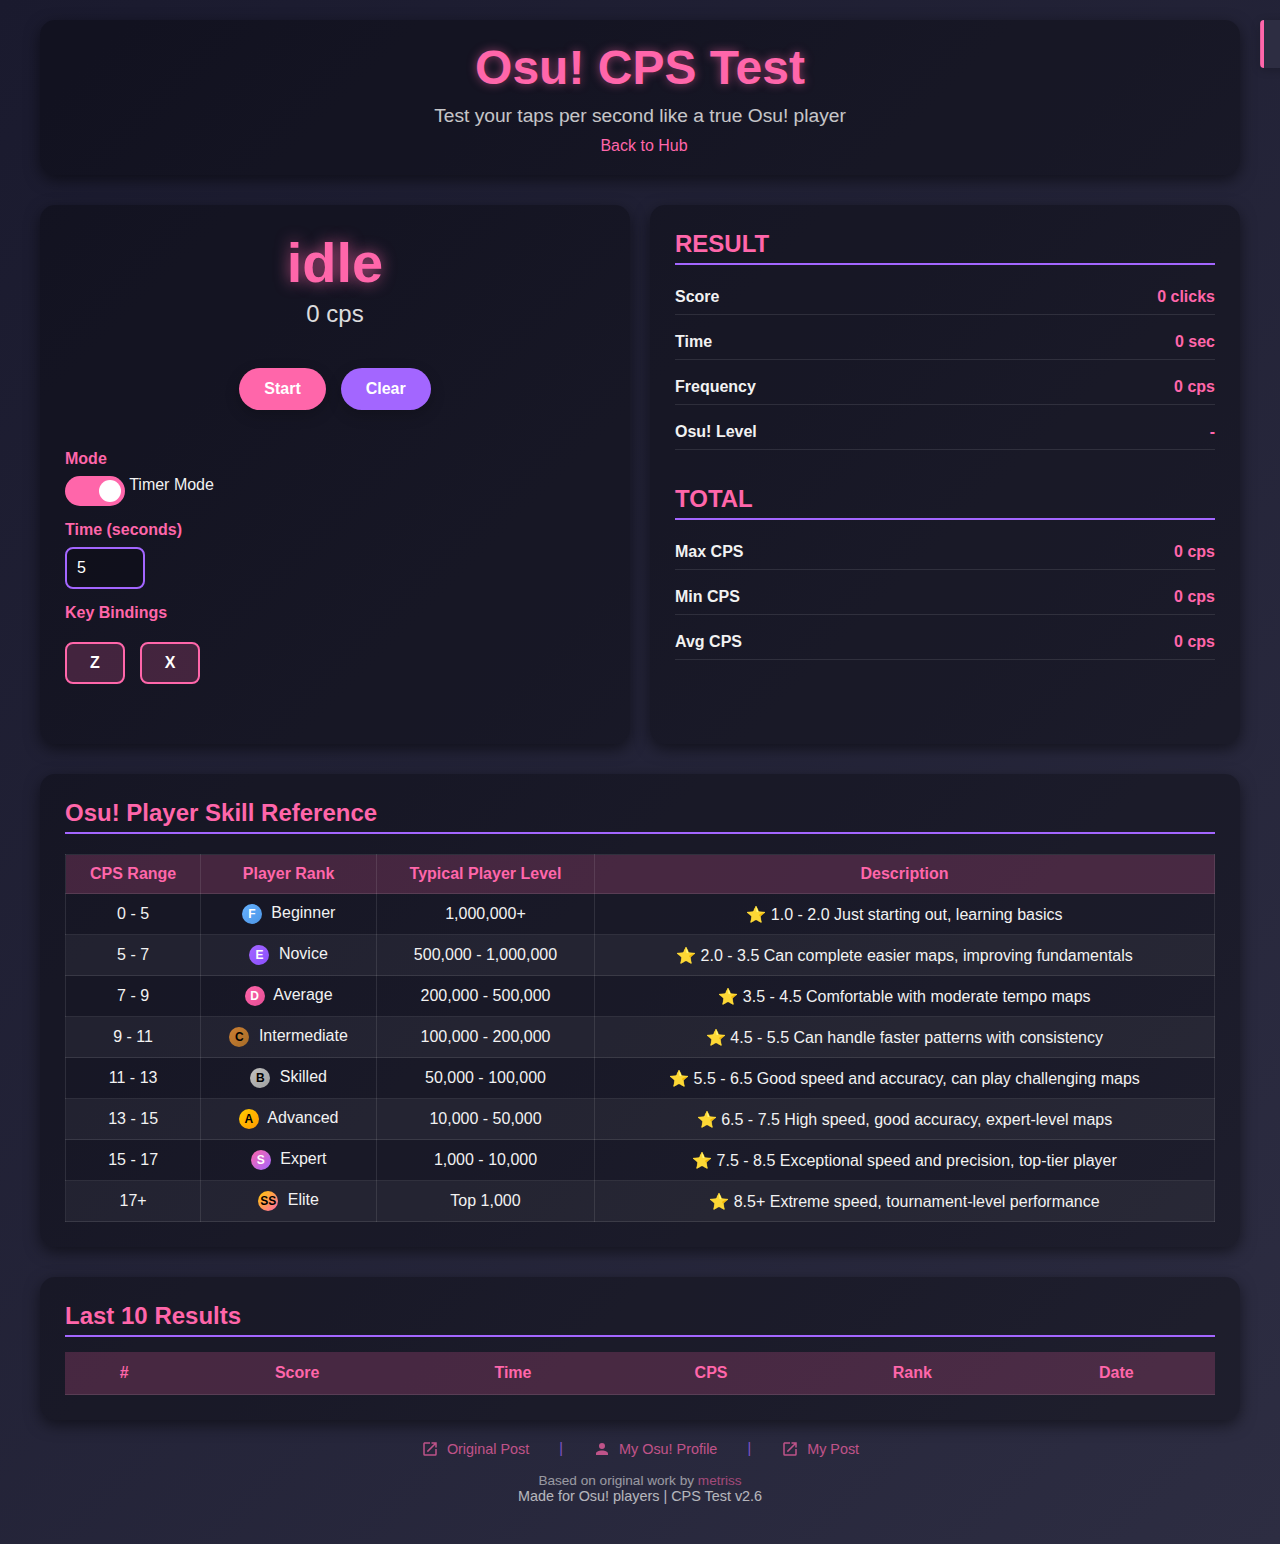
<file: osu_cps_test/index._old.html>
<!DOCTYPE html>
<html lang="en">
<head>
    <meta charset="UTF-8">
    <meta name="viewport" content="width=device-width, initial-scale=1.0">
    <title>Osu! CPS Test</title>
    <style>
        :root {
            --osu-pink: #ff66aa;
            --osu-dark-pink: #e64d95;
            --osu-purple: #a366ff;
            --osu-dark: #2d2d42;
            --osu-darker: #1a1a2e;
            --osu-light: #f2f2f2;
        }

        * {
            margin: 0;
            padding: 0;
            box-sizing: border-box;
            font-family: 'Segoe UI', Tahoma, Geneva, Verdana, sans-serif;
        }

        body {
            background: linear-gradient(135deg, var(--osu-darker) 0%, var(--osu-dark) 100%);
            color: var(--osu-light);
            min-height: 100vh;
            display: flex;
            flex-direction: column;
            padding: 20px;
        }

        .container {
            max-width: 1200px;
            margin: 0 auto;
            width: 100%;
        }

        header {
            text-align: center;
            margin-bottom: 30px;
            padding: 20px;
            background: rgba(0, 0, 0, 0.3);
            border-radius: 15px;
            box-shadow: 0 5px 15px rgba(0, 0, 0, 0.5);
        }

        h1 {
            font-size: 3rem;
            margin-bottom: 10px;
            color: var(--osu-pink);
            text-shadow: 0 0 10px rgba(255, 102, 170, 0.5);
        }

        .subtitle {
            font-size: 1.2rem;
            color: var(--osu-light);
            opacity: 0.8;
        }

        .main-content {
            display: grid;
            grid-template-columns: 1fr 1fr;
            gap: 20px;
            margin-bottom: 30px;
        }

        @media (max-width: 900px) {
            .main-content {
                grid-template-columns: 1fr;
            }
        }

        .panel {
            background: rgba(0, 0, 0, 0.3);
            border-radius: 15px;
            padding: 25px;
            box-shadow: 0 5px 15px rgba(0, 0, 0, 0.5);
        }

        .control-panel {
            display: flex;
            flex-direction: column;
        }

        .counter {
            text-align: center;
            margin-bottom: 20px;
        }

        #counter {
            font-size: 3.5rem;
            font-weight: bold;
            color: var(--osu-pink);
            text-shadow: 0 0 15px rgba(255, 102, 170, 0.7);
            margin-bottom: 5px;
            transition: all 0.2s ease;
        }

        #cps-counter {
            font-size: 1.5rem;
            opacity: 0.9;
            transition: all 0.3s ease;
        }

        .controls {
            display: flex;
            gap: 15px;
            justify-content: center;
            margin: 20px 0;
        }

        .btn {
            padding: 12px 25px;
            border: none;
            border-radius: 50px;
            font-size: 1rem;
            font-weight: bold;
            cursor: pointer;
            transition: all 0.2s ease;
            box-shadow: 0 5px 15px rgba(0, 0, 0, 0.2);
        }

        .btn-primary {
            background: var(--osu-pink);
            color: white;
        }

        .btn-primary:hover {
            background: var(--osu-dark-pink);
            transform: translateY(-2px);
        }

        .btn-secondary {
            background: var(--osu-purple);
            color: white;
        }

        .btn-secondary:hover {
            background: #8a4fff;
            transform: translateY(-2px);
        }

        .settings {
            margin: 20px 0;
        }

        .setting-group {
            margin-bottom: 15px;
        }

        .setting-label {
            display: block;
            margin-bottom: 8px;
            font-weight: bold;
            color: var(--osu-pink);
        }

        .switch {
            position: relative;
            display: inline-block;
            width: 60px;
            height: 30px;
        }

        .switch input {
            opacity: 0;
            width: 0;
            height: 0;
        }

        .slider {
            position: absolute;
            cursor: pointer;
            top: 0;
            left: 0;
            right: 0;
            bottom: 0;
            background-color: #333;
            transition: .4s;
            border-radius: 34px;
        }

        .slider:before {
            position: absolute;
            content: "";
            height: 22px;
            width: 22px;
            left: 4px;
            bottom: 4px;
            background-color: white;
            transition: .4s;
            border-radius: 50%;
        }

        input:checked + .slider {
            background-color: var(--osu-pink);
        }

        input:checked + .slider:before {
            transform: translateX(30px);
        }

        .input-group {
            display: flex;
            align-items: center;
            gap: 10px;
        }

        .number-input {
            width: 80px;
            padding: 10px;
            border-radius: 8px;
            border: 2px solid var(--osu-purple);
            background: rgba(0, 0, 0, 0.2);
            color: white;
            font-size: 1rem;
        }

        .key-binds {
            display: flex;
            gap: 15px;
            margin-top: 20px;
        }

        .key-btn {
            padding: 10px 15px;
            background: rgba(255, 102, 170, 0.2);
            border: 2px solid var(--osu-pink);
            border-radius: 8px;
            color: white;
            font-weight: bold;
            cursor: pointer;
            transition: all 0.2s ease;
            min-width: 60px;
            text-align: center;
        }

        .key-btn:hover {
            background: rgba(255, 102, 170, 0.3);
        }

        .key-btn.active {
            background: var(--osu-pink);
            box-shadow: 0 0 15px rgba(255, 102, 170, 0.5);
        }

        .key-btn.rebinding {
            animation: rebind-pulse 1s infinite;
        }

        @keyframes rebind-pulse {
            0% { background-color: rgba(255, 102, 170, 0.2); }
            50% { background-color: rgba(255, 102, 170, 0.8); }
            100% { background-color: rgba(255, 102, 170, 0.2); }
        }

        .stats-panel {
            display: flex;
            flex-direction: column;
        }

        .stat-section {
            margin-bottom: 25px;
        }

        .stat-title {
            color: var(--osu-pink);
            font-size: 1.5rem;
            margin-bottom: 15px;
            padding-bottom: 5px;
            border-bottom: 2px solid var(--osu-purple);
        }

        .stat-item {
            display: flex;
            justify-content: space-between;
            margin-bottom: 10px;
            padding: 8px 0;
            border-bottom: 1px solid rgba(255, 255, 255, 0.1);
        }

        .stat-label {
            font-weight: bold;
        }

        .stat-value {
            color: var(--osu-pink);
            font-weight: bold;
        }

        .history-panel {
            margin-top: 30px;
            background: rgba(0, 0, 0, 0.3);
            border-radius: 15px;
            padding: 25px;
            box-shadow: 0 5px 15px rgba(0, 0, 0, 0.5);
        }

        .history-table {
            width: 100%;
            border-collapse: collapse;
            margin-top: 15px;
        }

        .history-table th,
        .history-table td {
            padding: 12px 15px;
            text-align: center;
            border-bottom: 1px solid rgba(255, 255, 255, 0.1);
        }

        .history-table th {
            background: rgba(255, 102, 170, 0.2);
            color: var(--osu-pink);
            font-weight: bold;
        }

        .history-table tr:hover {
            background: rgba(255, 102, 170, 0.1);
        }

        footer {
            text-align: center;
            margin-top: auto;
            padding: 20px;
            opacity: 0.7;
            font-size: 0.9rem;
        }

        .pulse {
            animation: pulse 0.5s;
        }

        @keyframes pulse {
            0% { transform: scale(1); }
            50% { transform: scale(1.05); }
            100% { transform: scale(1); }
        }
        
        .notification {
            position: fixed;
            top: 20px;
            right: 20px;
            padding: 15px;
            background: var(--osu-dark);
            border-left: 4px solid var(--osu-pink);
            border-radius: 4px;
            box-shadow: 0 2px 10px rgba(0, 0, 0, 0.2);
            transform: translateX(100%);
            transition: transform 0.3s ease;
            z-index: 1000;
        }
        
        .notification.show {
            transform: translateX(0);
        }
        
        .reference-table {
            width: 100%;
            border-collapse: collapse;
            margin-top: 20px;
        }
        
        .reference-table th, 
        .reference-table td {
            padding: 10px;
            text-align: center;
            border: 1px solid rgba(255, 255, 255, 0.1);
        }
        
        .reference-table th {
            background: rgba(255, 102, 170, 0.2);
            color: var(--osu-pink);
        }
        
        .reference-table tr:nth-child(even) {
            background: rgba(255, 255, 255, 0.05);
        }
        
        .reference-table tr:hover {
            background: rgba(255, 102, 170, 0.1);
        }
        
        .current-level {
            background: rgba(255, 102, 170, 0.3) !important;
            font-weight: bold;
        }
        
        .rank-badge {
            display: inline-block;
            width: 20px;
            height: 20px;
            border-radius: 50%;
            margin-right: 5px;
            text-align: center;
            line-height: 20px;
            font-size: 12px;
            font-weight: bold;
        }
        
        .rank-1 { background: linear-gradient(135deg, #ffcc00, #ff9900); color: #000; }
        .rank-2 { background: linear-gradient(135deg, #c0c0c0, #a0a0a0); color: #000; }
        .rank-3 { background: linear-gradient(135deg, #cd7f32, #a56c28); color: #000; }
        .rank-4 { background: linear-gradient(135deg, #ff66aa, #e64d95); color: #fff; }
        .rank-5 { background: linear-gradient(135deg, #a366ff, #8a4fff); color: #fff; }
        .rank-6 { background: linear-gradient(135deg, #66b2ff, #4d95e6); color: #fff; }
        
        .footer-links {
            display: flex;
            justify-content: center;
            gap: 20px;
            margin-bottom: 15px;
            flex-wrap: wrap;
        }
        
        .footer-link {
            display: flex;
            align-items: center;
            color: var(--osu-pink);
            text-decoration: none;
            transition: all 0.2s ease;
        }
        
        .footer-link:hover {
            color: var(--osu-light);
            transform: translateY(-2px);
        }
        
        .footer-link-icon {
            margin-right: 8px;
            width: 18px;
            height: 18px;
        }
        
        .footer-separator {
            margin: 0 10px;
            color: var(--osu-purple);
        }
        
        .footer-credits {
            margin-top: 10px;
            font-size: 0.85rem;
            opacity: 0.8;
        }

        /* Новые анимации для индикатора CPS */
        @keyframes idle-sway {
            0% { transform: translateX(0) scale(1); }
            25% { transform: translateX(-2px) scale(1.01); }
            50% { transform: translateX(2px) scale(1); }
            75% { transform: translateX(-1px) scale(1.01); }
            100% { transform: translateX(0) scale(1); }
        }

        .idle-animation {
            animation: idle-sway 3s infinite ease-in-out;
        }

        .cps-indicator {
            transition: all 0.3s ease;
        }

        .back-btn {
            display: inline-flex;
            align-items: center;
            color: var(--osu-pink);
            text-decoration: none;
            font-weight: 500;
            margin-top: 10px;
            transition: all 0.2s ease;
        }

        .back-btn i {
            margin-right: 8px;
        }

        .back-btn:hover {
            color: var(--osu-dark-pink);
            transform: translateX(0px);
        }
    </style>
</head>
<body>
    <div class="container">
        <header>
            <h1>Osu! CPS Test</h1>
            <p class="subtitle">Test your taps per second like a true Osu! player</p>
<a href="https://kedoff.github.io" class="back-btn">
    <i class="fas fa-arrow-left"></i> Back to Hub
</a>
        </header>
        <div class="main-content">
            <div class="panel control-panel">
                <div class="counter">
                    <div id="counter" class="idle-animation">idle</div>
                    <div id="cps-counter" class="cps-indicator">0 cps</div>
                </div>

                <div class="controls">
                    <button id="start-button" class="btn btn-primary">Start</button>
                    <button id="clear-button" class="btn btn-secondary">Clear</button>
                </div>

                <div class="settings">
                    <div class="setting-group">
                        <span class="setting-label">Mode</span>
                        <label class="switch">
                            <input id="mode-switch" type="checkbox" checked>
                            <span class="slider"></span>
                        </label>
                        <span id="mode-label">Timer Mode</span>
                    </div>

                    <div class="setting-group" id="timer-set">
                        <span class="setting-label">Time (seconds)</span>
                        <div class="input-group">
                            <input id="time-control" type="number" min="1" max="3600" class="number-input" value="5">
                        </div>
                    </div>

                    <div class="setting-group" id="clicks-set" style="display: none;">
                        <span class="setting-label">Clicks</span>
                        <div class="input-group">
                            <input id="clicks-control" type="number" min="1" max="9999" class="number-input" value="20">
                        </div>
                    </div>

                    <div class="setting-group">
                        <span class="setting-label">Key Bindings</span>
                        <div class="key-binds">
                            <div id="key1" class="key-btn" title="Click to rebind">Z</div>
                            <div id="key2" class="key-btn" title="Click to rebind">X</div>
                        </div>
                    </div>
                </div>
            </div>

            <div class="panel stats-panel">
                <div class="stat-section">
                    <h3 class="stat-title">RESULT</h3>
                    <div class="stat-item">
                        <span class="stat-label">Score</span>
                        <span id="score" class="stat-value">0 clicks</span>
                    </div>
                    <div class="stat-item">
                        <span class="stat-label">Time</span>
                        <span id="time" class="stat-value">0 sec</span>
                    </div>
                    <div class="stat-item">
                        <span class="stat-label">Frequency</span>
                        <span id="freq" class="stat-value">0 cps</span>
                    </div>
                    <div class="stat-item">
                        <span class="stat-label">Osu! Level</span>
                        <span id="level" class="stat-value">-</span>
                    </div>
                </div>

                <div class="stat-section">
                    <h3 class="stat-title">TOTAL</h3>
                    <div class="stat-item">
                        <span class="stat-label">Max CPS</span>
                        <span id="max" class="stat-value">0 cps</span>
                    </div>
                    <div class="stat-item">
                        <span class="stat-label">Min CPS</span>
                        <span id="min" class="stat-value">0 cps</span>
                    </div>
                    <div class="stat-item">
                        <span class="stat-label">Avg CPS</span>
                        <span id="avg" class="stat-value">0 cps</span>
                    </div>
                </div>
            </div>
        </div>

        <div class="panel">
            <h3 class="stat-title">Osu! Player Skill Reference</h3>
            <table class="reference-table">
                <thead>
                    <tr>
                        <th>CPS Range</th>
                        <th>Player Rank</th>
                        <th>Typical Player Level</th>
                        <th>Description</th>
                    </tr>
                </thead>
                <tbody id="reference-body">
                    <tr>
                        <td>0 - 5</td>
                        <td><span class="rank-badge rank-6">F</span> Beginner</td>
                        <td>1,000,000+</td>
                        <td>⭐ 1.0 - 2.0 Just starting out, learning basics</td>
                    </tr>
                    <tr>
                        <td>5 - 7</td>
                        <td><span class="rank-badge rank-5">E</span> Novice</td>
                        <td>500,000 - 1,000,000</td>
                        <td>⭐ 2.0 - 3.5 Can complete easier maps, improving fundamentals</td>
                    </tr>
                    <tr>
                        <td>7 - 9</td>
                        <td><span class="rank-badge rank-4">D</span> Average</td>
                        <td>200,000 - 500,000 </td>
                        <td>⭐ 3.5 - 4.5 Comfortable with moderate tempo maps</td>
                    </tr>
                    <tr>
                        <td>9 - 11</td>
                        <td><span class="rank-badge rank-3">C</span> Intermediate</td>
                        <td>100,000 - 200,000</td>
                        <td>⭐ 4.5 - 5.5 Can handle faster patterns with consistency</td>
                    </tr>
                    <tr>
                        <td>11 - 13</td>
                        <td><span class="rank-badge rank-2">B</span> Skilled</td>
                        <td>50,000 - 100,000</td>
                        <td>⭐ 5.5 - 6.5 Good speed and accuracy, can play challenging maps</td>
                    </tr>
                    <tr>
                        <td>13 - 15</td>
                        <td><span class="rank-badge rank-1">A</span> Advanced</td>
                        <td>10,000 - 50,000</td>
                        <td>⭐ 6.5 - 7.5 High speed, good accuracy, expert-level maps</td>
                    </tr>
                    <tr>
                        <td>15 - 17</td>
                        <td><span class="rank-badge" style="background:linear-gradient(135deg, #ff66aa, #a366ff); color:#fff">S</span> Expert</td>
                        <td>1,000 - 10,000</td>
                        <td>⭐ 7.5 - 8.5 Exceptional speed and precision, top-tier player</td>
                    </tr>
                    <tr>
                        <td>17+</td>
                        <td><span class="rank-badge" style="background:linear-gradient(135deg, #ffcc00, #ff66aa); color:#000">SS</span> Elite</td>
                        <td>Top 1,000</td>
                        <td>⭐ 8.5+ Extreme speed, tournament-level performance</td>
                    </tr>
                </tbody>
            </table>
        </div>

        <div class="history-panel">
            <h3 class="stat-title">Last 10 Results</h3>
            <table class="history-table">
                <thead>
                    <tr>
                        <th>#</th>
                        <th>Score</th>
                        <th>Time</th>
                        <th>CPS</th>
                        <th>Rank</th>
                        <th>Date</th>
                    </tr>
                </thead>
                <tbody id="history-body">
                    <!-- Results will be added here dynamically -->
                </tbody>
            </table>
        </div>

        <footer>
            <div class="footer-links">
                <a href="https://osu.ppy.sh/community/forums/topics/1051329?n=1" class="footer-link" target="_blank">
                    <svg class="footer-link-icon" viewBox="0 0 24 24" fill="currentColor">
                        <path d="M14,3V5H17.59L7.76,14.83L9.17,16.24L19,6.41V10H21V3M19,19H5V5H12V3H5C3.89,3 3,3.9 3,5V19A2,2 0 0,0 5,21H19A2,2 0 0,0 21,19V12H19V19Z" />
                    </svg>
                    Original Post
                </a>
                
                <span class="footer-separator">|</span>
                
                <a href="https://osu.ppy.sh/users/9332747" class="footer-link" target="_blank">
                    <svg class="footer-link-icon" viewBox="0 0 24 24" fill="currentColor">
                        <path d="M12,4A4,4 0 0,1 16,8A4,4 0 0,1 12,12A4,4 0 0,1 8,8A4,4 0 0,1 12,4M12,14C16.42,14 20,15.79 20,18V20H4V18C4,15.79 7.58,14 12,14Z" />
                    </svg>
                    My Osu! Profile
                </a>
                
                <span class="footer-separator">|</span>
                
                <a href="https://osu.ppy.sh/community/forums/topics/2127599?n=1" class="footer-link">
                    <svg class="footer-link-icon" viewBox="0 0 24 24" fill="currentColor">
                        <path d="M14,3V5H17.59L7.76,14.83L9.17,16.24L19,6.41V10H21V3M19,19H5V5H12V3H5C3.89,3 3,3.9 3,5V19A2,2 0 0,0 5,21H19A2,2 0 0,0 21,19V12H19V19Z" />
                    </svg>
                    My Post
                </a>
            </div>
            
            <div class="footer-credits">
                <p>Based on original work by <a href="https://vk.com/metriss" class="footer-link" target="_blank" style="display: inline; color: var(--osu-pink);">metriss</a></p>
            </div>
            
            <p>Made for Osu! players | CPS Test v2.6</p>
        </footer>
    </div>

    <div class="notification" id="notification">
        Key binding updated successfully!
    </div>

    <script>
        // Game state variables
        let mode = 0;
        let timerMode = true;
        let clicks = 0;
        let sclicks = 0;
        let timerTime = 5;
        let streamClicks = 20;
        let clicksLeft = streamClicks;
        let passed = 0;
        let streamStart = 0;
        let freqs = [];
        let bindNum = 0;
        let countdown, finish;
        let history = [];
        let lastClickTime = 0;
        let currentCps = 0;

        // DOM elements
        const counter = document.getElementById("counter");
        const cpsCounter = document.getElementById("cps-counter");
        const startButton = document.getElementById("start-button");
        const clearButton = document.getElementById("clear-button");
        const scoreMetric = document.getElementById("score");
        const timeMetric = document.getElementById("time");
        const freqMetric = document.getElementById("freq");
        const levelMetric = document.getElementById("level");
        const maxMetric = document.getElementById("max");
        const minMetric = document.getElementById("min");
        const avgMetric = document.getElementById("avg");
        const timerSet = document.getElementById("timer-set");
        const clicksSet = document.getElementById("clicks-set");
        const modeSwitch = document.getElementById("mode-switch");
        const modeLabel = document.getElementById("mode-label");
        const key1 = document.getElementById("key1");
        const key2 = document.getElementById("key2");
        const historyBody = document.getElementById("history-body");
        const timeControl = document.getElementById("time-control");
        const clicksControl = document.getElementById("clicks-control");
        const notification = document.getElementById("notification");
        const referenceBody = document.getElementById("reference-body");

        // Key bindings
        let binds = {
            1: 'KeyZ',
            2: 'KeyX'
        };

        // Player skill levels based on realistic Osu! rankings
        const skillLevels = [
            { min: 0, max: 5, rank: "F", name: "Beginner", stars: "⭐ 1.0 - 2.0", desc: "Just starting out, learning basics" },
            { min: 5, max: 7, rank: "E", name: "Novice", stars: "⭐ 2.0 - 3.5", desc: "Can complete easier maps, improving fundamentals" },
            { min: 7, max: 9, rank: "D", name: "Average", stars: "⭐ 3.5 - 4.5", desc: "Comfortable with moderate tempo maps" },
            { min: 9, max: 11, rank: "C", name: "Intermediate", stars: "⭐ 4.5 - 5.5", desc: "Can handle faster patterns with consistency" },
            { min: 11, max: 13, rank: "B", name: "Skilled", stars: "⭐ 5.5 - 6.5", desc: "Good speed and accuracy, can play challenging maps" },
            { min: 13, max: 15, rank: "A", name: "Advanced", stars: "⭐ 6.5 - 7.5", desc: "High speed, good accuracy, expert-level maps" },
            { min: 15, max: 17, rank: "S", name: "Expert", stars: "⭐ 7.5 - 8.5", desc: "Exceptional speed and precision, top-tier player" },
            { min: 17, max: 999, rank: "SS", name: "Elite", stars: "⭐ 8.5+", desc: "Extreme speed, tournament-level performance" }
        ];

        // Get skill level based on CPS
        function getSkillLevel(cps) {
            for (const level of skillLevels) {
                if (cps >= level.min && cps < level.max) {
                    return level;
                }
            }
            return skillLevels[skillLevels.length - 1];
        }

        // Update reference table highlighting
        function updateReferenceTable(cps) {
            const rows = referenceBody.querySelectorAll('tr');
            rows.forEach((row, index) => {
                const level = skillLevels[index];
                if (cps >= level.min && cps < level.max) {
                    row.classList.add('current-level');
                } else {
                    row.classList.remove('current-level');
                }
            });
        }

        // Get color based on CPS value
        function getColorForCps(cps) {
            if (cps < 5) return '#4CAF50'; // Green
            if (cps < 10) return '#FFC107'; // Yellow
            if (cps < 15) return '#FF9800'; // Orange
            if (cps < 20) return '#F44336'; // Red
            return '#9C27B0'; // Purple for extreme speeds
        }

        // Update CPS indicator appearance
        function updateCpsIndicator(cps) {
            const color = getColorForCps(cps);
            cpsCounter.style.color = color;
            cpsCounter.style.textShadow = `0 0 10px ${color}40`;
            
            // Scale based on CPS (up to 1.5x for very high CPS)
            const scale = 1 + Math.min(cps * 0.03, 0.5);
            cpsCounter.style.transform = `scale(${scale})`;
        }

        // Show notification
        function showNotification(message) {
            notification.textContent = message;
            notification.classList.add('show');
            setTimeout(() => {
                notification.classList.remove('show');
            }, 2000);
        }

        // Load history from localStorage
        function loadHistory() {
            const savedHistory = localStorage.getItem('tpsHistory');
            if (savedHistory) {
                history = JSON.parse(savedHistory);
                updateHistoryTable();
            }
        }

        // Save history to localStorage
        function saveHistory() {
            localStorage.setItem('tpsHistory', JSON.stringify(history));
        }

        // Update history table (new results on top)
        function updateHistoryTable() {
            historyBody.innerHTML = '';
            
            // Show only last 10 results, with newest first
            const displayHistory = history.slice(-10).reverse();
            
            displayHistory.forEach((item, index) => {
                const row = document.createElement('tr');
                row.innerHTML = `
                    <td>${displayHistory.length - index}</td>
                    <td>${item.score} clicks</td>
                    <td>${item.time} sec</td>
                    <td>${item.cps} cps</td>
                    <td>${item.rank}</td>
                    <td>${new Date(item.date).toLocaleTimeString()}</td>
                `;
                historyBody.appendChild(row);
            });
        }

        // Add result to history
        function addToHistory(score, time, cps, rank) {
            history.push({
                score,
                time,
                cps,
                rank,
                date: new Date().toISOString()
            });
            
            // Keep only last 10 results
            if (history.length > 10) {
                history = history.slice(-10);
            }
            
            saveHistory();
            updateHistoryTable();
        }

        // Calculate max, min, average
        function maxMinAvg(arr) {
            if (arr.length === 0) return [0, 0, 0];
            
            let max = arr[0];
            let min = arr[0];
            let sum = arr[0];
            
            for (let i = 1; i < arr.length; i++) {
                if (arr[i] > max) max = arr[i];
                if (arr[i] < min) min = arr[i];
                sum += arr[i];
            }
            
            return [max, min, sum / arr.length];
        }

        // Switch between timer and clicks mode
        function switchMode() {
            timerMode = modeSwitch.checked;
            
            if (timerMode) {
                timerSet.style.display = 'block';
                clicksSet.style.display = 'none';
                modeLabel.textContent = 'Timer Mode';
            } else {
                timerSet.style.display = 'none';
                clicksSet.style.display = 'block';
                modeLabel.textContent = 'Clicks Mode';
            }
        }

        // Clear results
        function clearResults(clearGlobal) {
            scoreMetric.textContent = '0 clicks';
            timeMetric.textContent = '0 sec';
            freqMetric.textContent = '0 cps';
            levelMetric.textContent = '-';
            
            // Reset CPS indicator
            cpsCounter.textContent = '0 cps';
            cpsCounter.style.color = '';
            cpsCounter.style.textShadow = '';
            cpsCounter.style.transform = '';
            
            // Reset reference table highlighting
            const rows = referenceBody.querySelectorAll('tr');
            rows.forEach(row => row.classList.remove('current-level'));
            
            if (clearGlobal) {
                freqs = [];
                maxMetric.textContent = '0 cps';
                minMetric.textContent = '0 cps';
                avgMetric.textContent = '0 cps';
                history = [];
                saveHistory();
                updateHistoryTable();
            }
        }

        // Update time setting
        function updateTime() {
            const value = parseInt(timeControl.value);
            if (value > 0 && value <= 3600) {
                timerTime = value;
            } else if (value <= 0) {
                timerTime = 1;
                timeControl.value = 1;
            } else if (value > 3600) {
                timerTime = 3600;
                timeControl.value = 3600;
            }
        }

        // Update clicks setting
        function updateClicks() {
            const value = parseInt(clicksControl.value);
            if (value > 0 && value <= 9999) {
                streamClicks = value;
            } else if (value <= 0) {
                streamClicks = 1;
                clicksControl.value = 1;
            } else if (value > 9999) {
                streamClicks = 9999;
                clicksControl.value = 9999;
            }
        }

        // Key binding change
        function changeBinding(e) {
            e.preventDefault();
            if (bindNum && e.code) {
                binds[bindNum] = e.code;
                
                const keyName = e.code.startsWith('Key') ? e.code.substring(3) : e.code;
                
                if (bindNum === 1) {
                    key1.textContent = keyName;
                    key1.classList.remove('rebinding');
                    showNotification("Primary key bound to: " + keyName);
                } else {
                    key2.textContent = keyName;
                    key2.classList.remove('rebinding');
                    showNotification("Secondary key bound to: " + keyName);
                }
                
                document.removeEventListener('keydown', changeBinding);
                bindNum = 0;
            }
        }

        // Initiate key rebinding
        function rebind(keyNum) {
            if (!mode && !bindNum) {
                bindNum = keyNum;
                
                if (keyNum === 1) {
                    key1.textContent = 'Press any key';
                    key1.classList.add('rebinding');
                } else {
                    key2.textContent = 'Press any key';
                    key2.classList.add('rebinding');
                }
                
                document.addEventListener('keydown', changeBinding);
            }
        }

        // Handle key press
        function handleKeyPress(e) {
            if (timerMode) {
                if (e.code === binds[1] || e.code === binds[2]) {
                    clicks++;
                    sclicks++;
                    scoreMetric.textContent = `${clicks} clicks`;
                    
                    // Calculate current CPS for visual feedback
                    const now = Date.now();
                    const elapsed = (now - streamStart) / 1000;
                    currentCps = elapsed > 0 ? (clicks / elapsed) : clicks;
                    
                    // Update CPS indicator
                    cpsCounter.textContent = `${currentCps.toFixed(1)} cps`;
                    updateCpsIndicator(currentCps);
                    
                    // Add visual feedback to keys
                    if (e.code === binds[1]) {
                        key1.classList.add('active');
                    } else {
                        key2.classList.add('active');
                    }
                }
            } else {
                if (e.code === binds[1] || e.code === binds[2]) {
                    clicks++;
                    clicksLeft--;
                    scoreMetric.textContent = `${clicks} clicks`;
                    counter.textContent = `${clicksLeft} left`;
                    
                    const cps = (clicks / ((Date.now() - streamStart) / 1000)).toFixed(1);
                    currentCps = parseFloat(cps);
                    cpsCounter.textContent = `${cps} cps`;
                    
                    // Update CPS indicator
                    updateCpsIndicator(currentCps);
                    
                    // Add visual feedback
                    if (e.code === binds[1]) {
                        key1.classList.add('active');
                    } else {
                        key2.classList.add('active');
                    }
                    
                    if (clicksLeft <= 0) {
                        stopTracking();
                    }
                }
            }
        }

        // Handle key release
        function handleKeyRelease(e) {
            if (e.code === binds[1]) {
                key1.classList.remove('active');
            } else if (e.code === binds[2]) {
                key2.classList.remove('active');
            }
        }

        // Stop tracking
        function stopTracking() {
            if (mode) {
                const streamEnd = Date.now();
                
                if (timerMode) {
                    clearInterval(countdown);
                    clearTimeout(finish);
                }
                
                document.removeEventListener('keydown', handleKeyPress);
                document.removeEventListener('keyup', handleKeyRelease);
                
                // Calculate results
                let resultTime, resultCps, resultLevel;
                
                if (timerMode) {
                    resultTime = timerTime;
                    resultCps = resultTime > 0 ? (clicks / resultTime).toFixed(1) : clicks;
                    resultLevel = getSkillLevel(resultCps);
                } else {
                    resultTime = ((streamEnd - streamStart) / 1000).toFixed(1);
                    resultCps = resultTime > 0 ? (clicks / resultTime).toFixed(1) : 0;
                    resultLevel = getSkillLevel(resultCps);
                }
                
                // Update metrics
                timeMetric.textContent = `${resultTime} sec`;
                freqMetric.textContent = `${resultCps} cps`;
                levelMetric.textContent = `${resultLevel.rank} - ${resultLevel.name}`;
                
                // Update reference table
                updateReferenceTable(parseFloat(resultCps));
                
                // Add to history
                addToHistory(clicks, resultTime, resultCps, resultLevel.rank);
                
                // Update global stats if we have valid results
                if (clicks > 0) {
                    freqs.push(parseFloat(resultCps));
                    
                    const [maxCps, minCps, avgCps] = maxMinAvg(freqs);
                    
                    maxMetric.textContent = `${maxCps.toFixed(1)} cps`;
                    minMetric.textContent = `${minCps.toFixed(1)} cps`;
                    avgMetric.textContent = `${avgCps.toFixed(1)} cps`;
                }
                
                // Reset state
                clicks = 0;
                passed = 0;
                currentCps = 0;
                counter.textContent = 'idle';
                counter.classList.add('idle-animation');
                cpsCounter.textContent = '0 cps';
                cpsCounter.style.color = '';
                cpsCounter.style.textShadow = '';
                cpsCounter.style.transform = '';
                startButton.textContent = 'Start';
                startButton.classList.remove('btn-secondary');
                startButton.classList.add('btn-primary');
                mode = 0;
            }
        }

        // Start tracking
        function startTracking() {
            if (!mode && !bindNum) {
                // Update settings from inputs
                updateTime();
                updateClicks();
                
                clearResults(false);
                mode = 1;
                counter.classList.remove('idle-animation');
                
                if (timerMode) {
                    document.addEventListener('keydown', handleKeyPress);
                    document.addEventListener('keyup', handleKeyRelease);
                    
                    counter.textContent = `${timerTime} sec`;
                    startButton.textContent = 'Stop';
                    startButton.classList.remove('btn-primary');
                    startButton.classList.add('btn-secondary');
                    
                    let timeLeft = timerTime;
                    passed = 0;
                    streamStart = Date.now();
                    
                    countdown = setInterval(() => {
                        timeLeft--;
                        passed = timerTime - timeLeft;
                        
                        timeMetric.textContent = `${passed} sec`;
                        cpsCounter.textContent = `${sclicks} cps`;
                        updateCpsIndicator(sclicks);
                        sclicks = 0;
                        
                        counter.textContent = `${timeLeft} sec`;
                        
                        if (timeLeft <= 0) {
                            clearInterval(countdown);
                        }
                    }, 1000);
                    
                    finish = setTimeout(stopTracking, timerTime * 1000);
                } else {
                    document.addEventListener('keydown', handleKeyPress);
                    document.addEventListener('keyup', handleKeyRelease);
                    
                    streamStart = Date.now();
                    clicksLeft = streamClicks;
                    
                    counter.textContent = `${clicksLeft} left`;
                    startButton.textContent = 'Stop';
                    startButton.classList.remove('btn-primary');
                    startButton.classList.add('btn-secondary');
                }
            } else {
                stopTracking();
            }
        }

        // Initialize the application
        function init() {
            // Load history
            loadHistory();
            
            // Set up event listeners
            startButton.addEventListener('click', startTracking);
            clearButton.addEventListener('click', () => clearResults(true));
            
            modeSwitch.addEventListener('change', switchMode);
            switchMode(); // Initialize mode
            
            timeControl.addEventListener('change', updateTime);
            timeControl.addEventListener('input', updateTime);
            
            clicksControl.addEventListener('change', updateClicks);
            clicksControl.addEventListener('input', updateClicks);
            
            key1.addEventListener('click', () => rebind(1));
            key2.addEventListener('click', () => rebind(2));
            
            // Initialize values
            updateTime();
            updateClicks();
        }

        // Start the application when the page loads
        window.addEventListener('load', init);
    </script>
</body>
</html>
</file>
